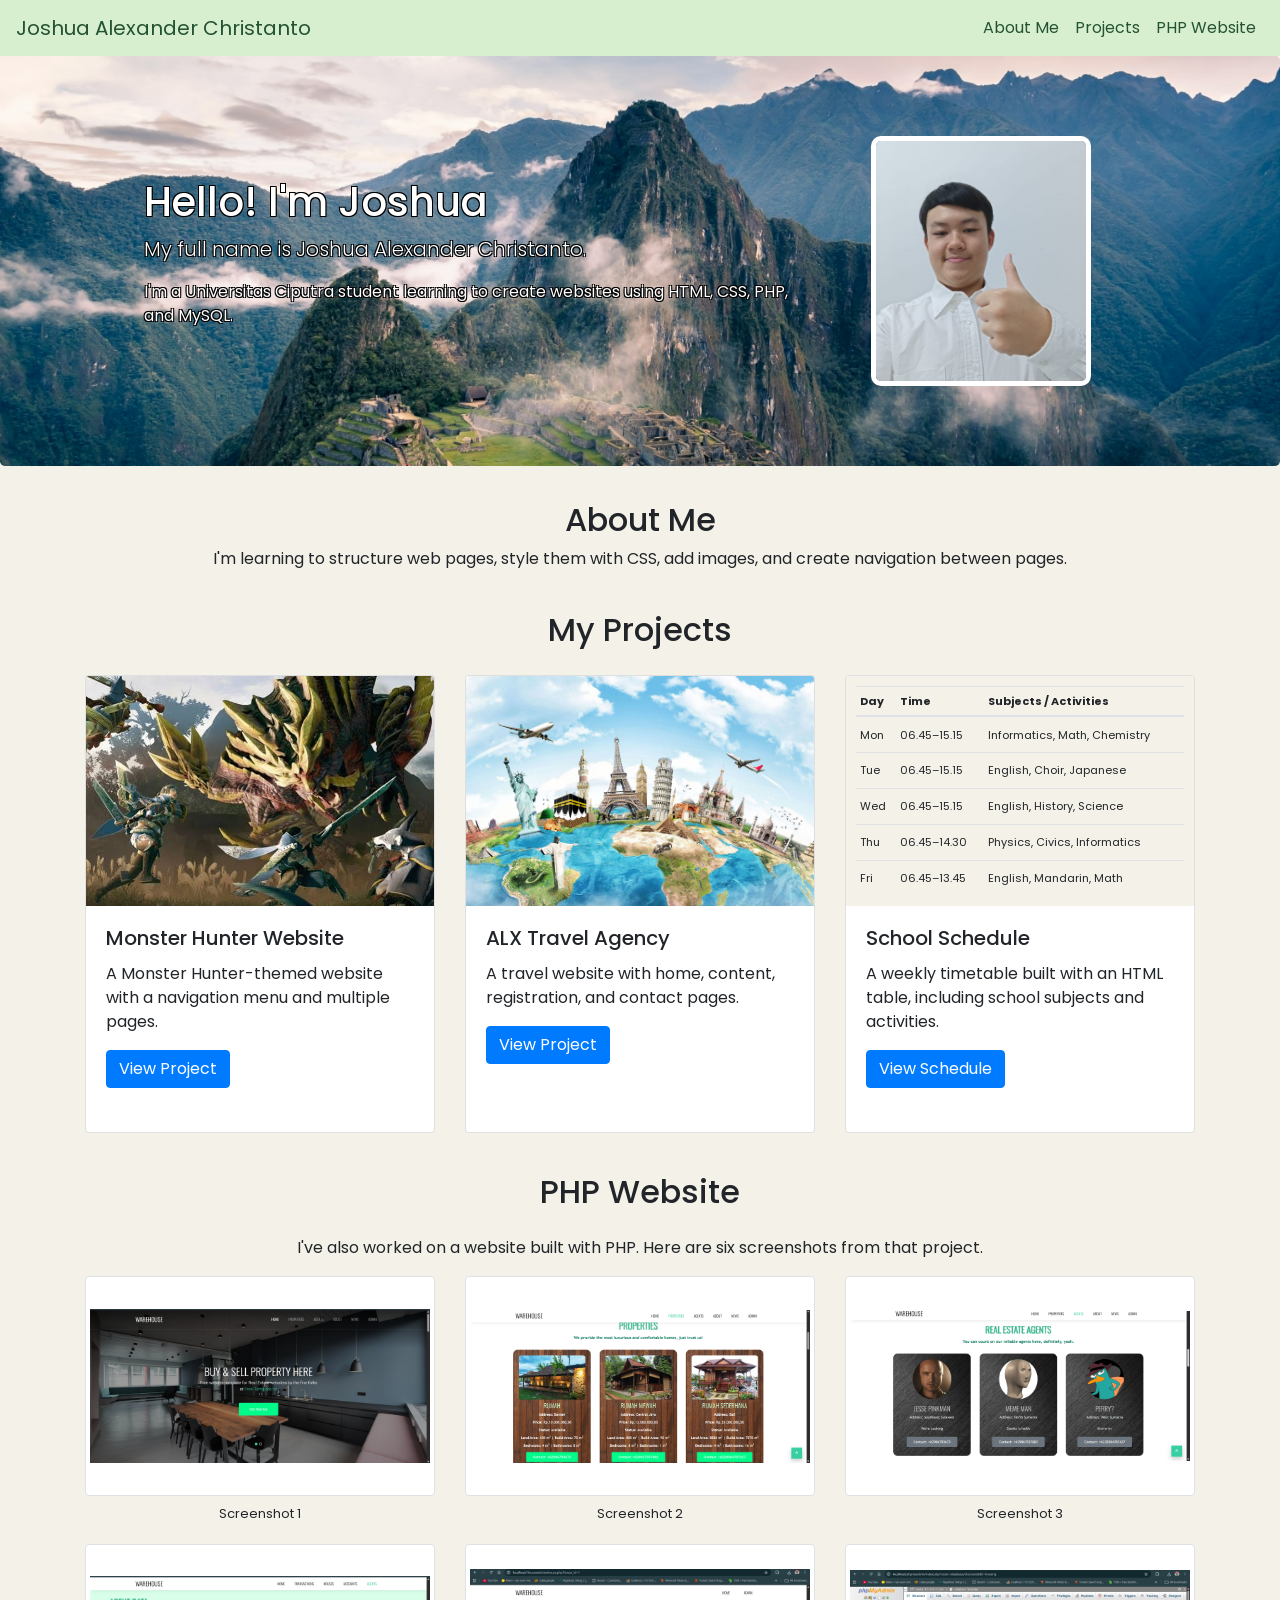
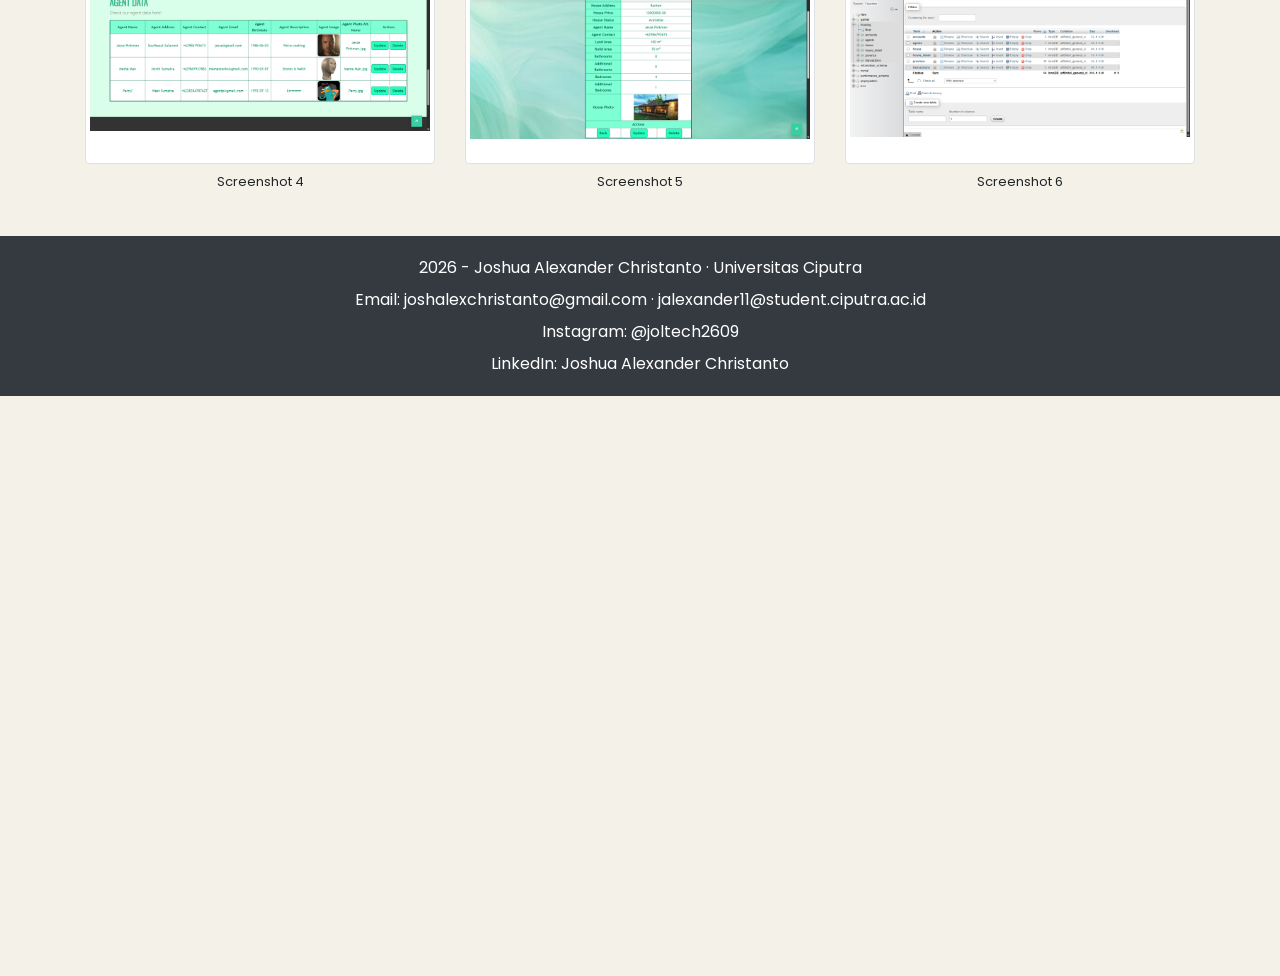
<file: index.html>
<!DOCTYPE html>
<html>
<head>
    <meta http-equiv="refresh" content="0; url=./Introduction/">
    <title>Redirecting...</title>
</head>
<body>
    <p>If you are not redirected automatically, <a href="./Introduction/">Click here.</a>.</p>
</body>
</html>
</file>
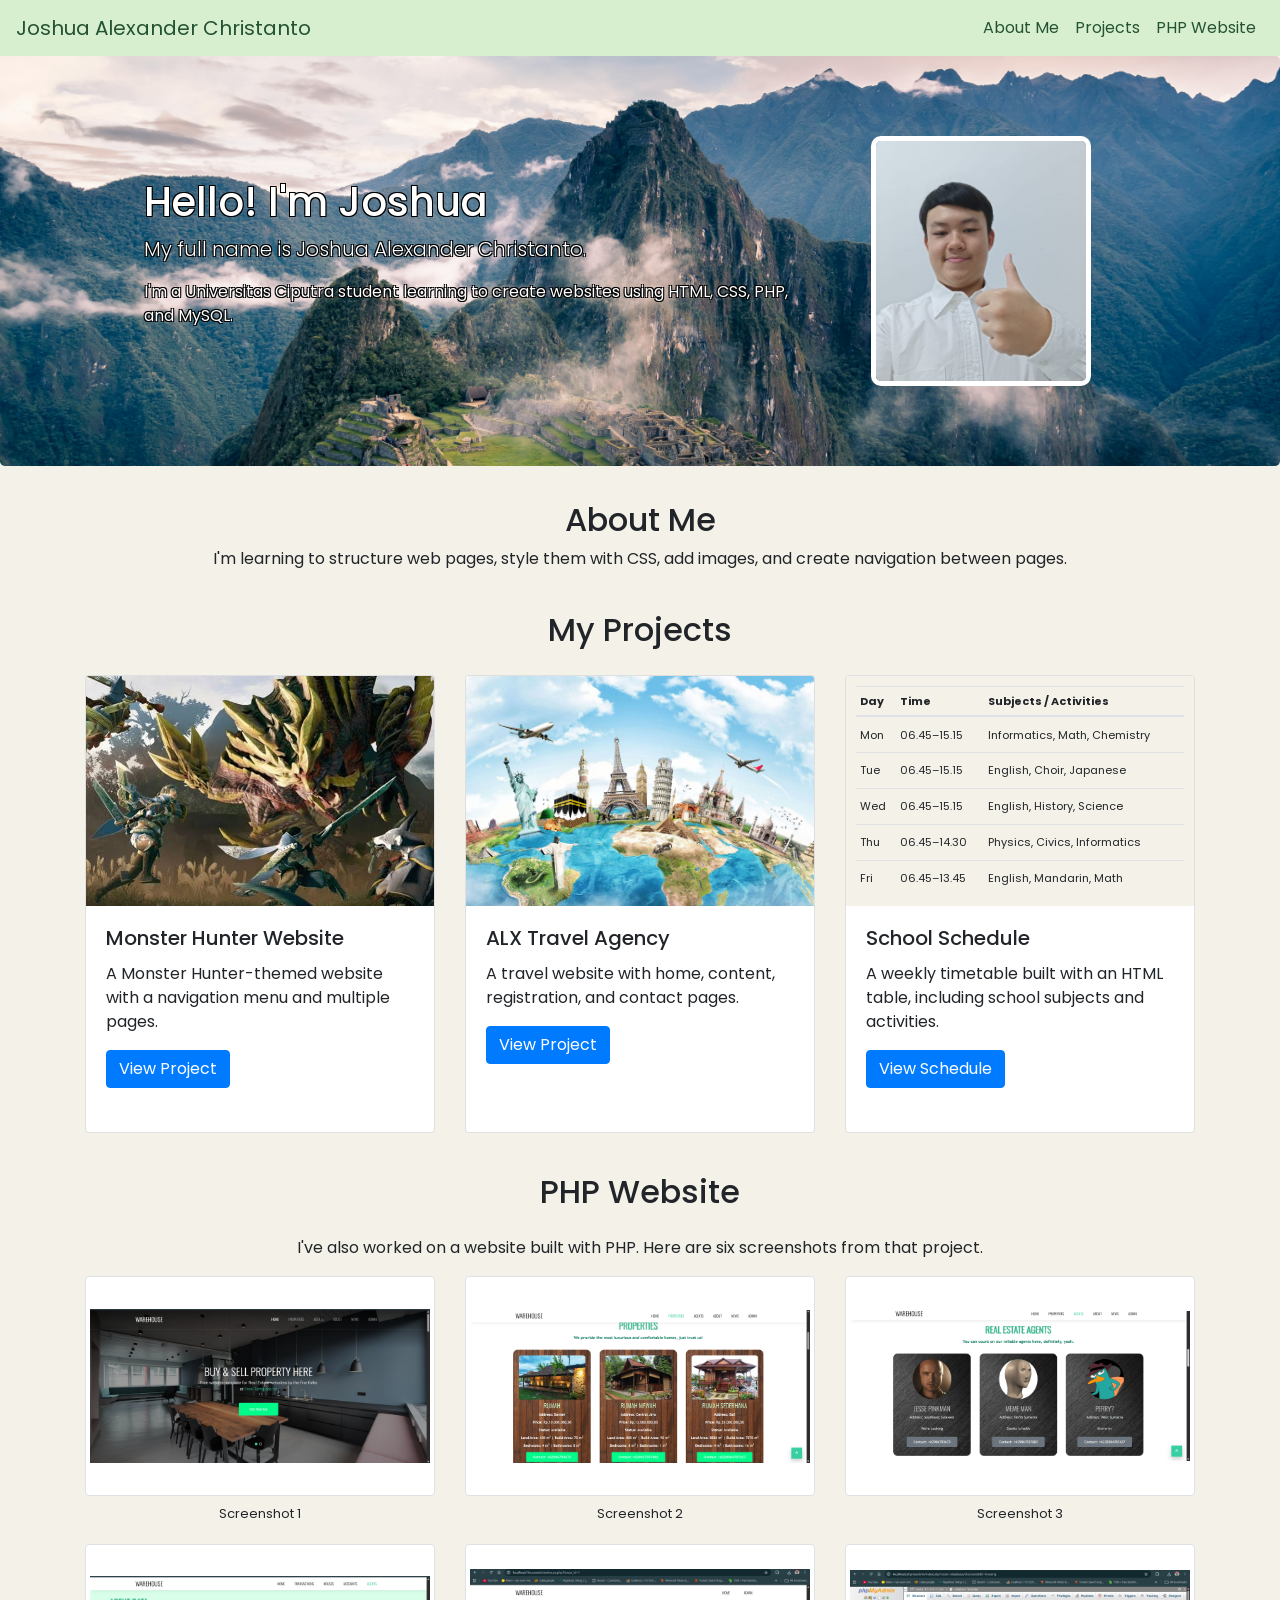
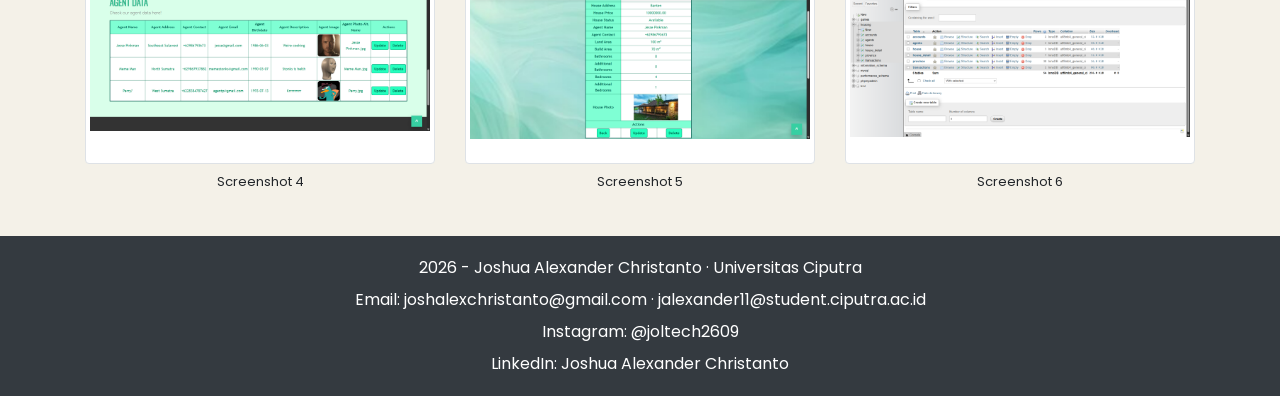
<file: Introduction/index.html>
<!DOCTYPE html>
<html lang="en">
<head>
    <meta charset="UTF-8">
    <meta name="viewport" content="width=device-width, initial-scale=1.0">
    <link rel="stylesheet" href="https://stackpath.bootstrapcdn.com/bootstrap/4.5.2/css/bootstrap.min.css">
    <link href="https://fonts.googleapis.com/css?family=Poppins" rel="stylesheet">
    <link rel="stylesheet" href="styles.css">
    <title>About Me - Joshua Alexander</title>
</head>
<body>
    <nav class="navbar navbar-expand navbar-light">
        <a class="navbar-brand" href="#home">Joshua Alexander Christanto</a>
        <div class="navbar-nav ml-auto">
            <a class="nav-item nav-link" href="#about">About Me</a>
            <a class="nav-item nav-link" href="#projects">Projects</a>
            <a class="nav-item nav-link" href="#php-project">PHP Website</a>
        </div>
    </nav>

    <main>
        <div class="jumbotron" id="home">
            <div class="row align-items-center">
                <div class="col-md-8 text-center text-md-left">
                    <h1>Hello! I'm Joshua</h1>
                    <p class="lead">My full name is Joshua Alexander Christanto.</p>
                    <p>I'm a Universitas Ciputra student learning to create websites using HTML, CSS, PHP, and MySQL.</p>
                </div>
                <div class="col-md-4 text-center">
                    <img src="Images/Selfpict.jpeg" class="profile-picture" alt="Photo of Joshua Alexander Christanto">
                </div>
            </div>

        </div>

        <div class="container content-section" id="about">
            <h2 class="text-center">About Me</h2>
            <p class="text-center">I'm learning to structure web pages, style them with CSS, add images, and create navigation between pages.</p>

            <h2 class="text-center project-heading" id="projects">My Projects</h2>
            <div class="row">
                <div class="col-md-6 col-lg-4">
                    <div class="card mb-4 h-100">
                        <img src="Images/Monhun.jpeg" class="card-img-top" alt="Image from my Monster Hunter website">
                        <div class="card-body">
                            <h5 class="card-title">Monster Hunter Website</h5>
                            <p class="card-text">A Monster Hunter-themed website with a navigation menu and multiple pages.</p>
                            <a href="../Monster Hunter Ripoff Website/index.html" class="btn btn-primary">View Project</a>
                        </div>
                    </div>
                </div>
                <div class="col-md-6 col-lg-4">
                    <div class="card mb-4 h-100">
                        <img src="Images/Travelagency.jpg" class="card-img-top" alt="Travel image from ALX Travel Agency">
                        <div class="card-body">
                            <h5 class="card-title">ALX Travel Agency</h5>
                            <p class="card-text">A travel website with home, content, registration, and contact pages.</p>
                            <a href="../Project Akhir Kelas 11/Home Page.html" class="btn btn-primary">View Project</a>
                        </div>
                    </div>
                </div>
                <div class="col-md-6 col-lg-4">
                    <div class="card mb-4 h-100">
                        <div class="schedule-preview">
                            <table class="table table-sm mb-0">
                                <thead>
                                    <tr><th>Day</th><th>Time</th><th>Subjects / Activities</th></tr>
                                </thead>
                                <tbody>
                                    <tr><td>Mon</td><td>06.45–15.15</td><td>Informatics, Math, Chemistry</td></tr>
                                    <tr><td>Tue</td><td>06.45–15.15</td><td>English, Choir, Japanese</td></tr>
                                    <tr><td>Wed</td><td>06.45–15.15</td><td>English, History, Science</td></tr>
                                    <tr><td>Thu</td><td>06.45–14.30</td><td>Physics, Civics, Informatics</td></tr>
                                    <tr><td>Fri</td><td>06.45–13.45</td><td>English, Mandarin, Math</td></tr>
                                </tbody>
                            </table>
                        </div>
                        <div class="card-body">
                            <h5 class="card-title">School Schedule</h5>
                            <p class="card-text">A weekly timetable built with an HTML table, including school subjects and activities.</p>
                            <a href="../Small Schedule Page/index.html" class="btn btn-primary">View Schedule</a>
                        </div>
                    </div>
                </div>
            </div>

            <section class="php-project" id="php-project">
                <h2 class="text-center project-heading">PHP Website</h2>
                <p class="text-center">I've also worked on a website built with PHP. Here are six screenshots from that project.</p>
                <div class="row">
                    <figure class="col-6 col-lg-4 php-screenshot">
                        <img src="Images/Screenshot 2026-09-26 233940.png" class="img-fluid img-thumbnail" alt="Screenshot 1 of my PHP website">
                        <figcaption>Screenshot 1</figcaption>
                    </figure>
                    <figure class="col-6 col-lg-4 php-screenshot">
                        <img src="Images/Screenshot 2026-09-26 234004.png" class="img-fluid img-thumbnail" alt="Screenshot 2 of my PHP website">
                        <figcaption>Screenshot 2</figcaption>
                    </figure>
                    <figure class="col-6 col-lg-4 php-screenshot">
                        <img src="Images/Screenshot 2026-09-26 234012.png" class="img-fluid img-thumbnail" alt="Screenshot 3 of my PHP website">
                        <figcaption>Screenshot 3</figcaption>
                    </figure>
                    <figure class="col-6 col-lg-4 php-screenshot">
                        <img src="Images/Screenshot 2026-09-26 234034.png" class="img-fluid img-thumbnail" alt="Screenshot 4 of my PHP website">
                        <figcaption>Screenshot 4</figcaption>
                    </figure>
                    <figure class="col-6 col-lg-4 php-screenshot">
                        <img src="Images/Screenshot 2026-09-26 234051.png" class="img-fluid img-thumbnail" alt="Screenshot 5 of my PHP website">
                        <figcaption>Screenshot 5</figcaption>
                    </figure>
                    <figure class="col-6 col-lg-4 php-screenshot">
                        <img src="Images/Screenshot 2026-09-27 002504.png" class="img-fluid img-thumbnail" alt="House listings table from my PHP website">
                        <figcaption>Screenshot 6</figcaption>
                    </figure>
                </div>
            </section>
        </div>
    </main>

    <footer class="footer text-center">
        <p>2026 - Joshua Alexander Christanto · Universitas Ciputra</p>
        <p>Email: <a href="mailto:joshalexchristanto@gmail.com">joshalexchristanto@gmail.com</a> · <a href="mailto:jalexander11@student.ciputra.ac.id">jalexander11@student.ciputra.ac.id</a></p>
        <p>Instagram: <a href="https://www.instagram.com/joltech2609/" target="_blank" rel="noopener noreferrer">@joltech2609</a></p>
        <p>LinkedIn: <a href="https://www.linkedin.com/in/joshua-alexander-christanto/" target="_blank" rel="noopener noreferrer">Joshua Alexander Christanto</a></p>
    </footer>
</body>
</html>
</file>
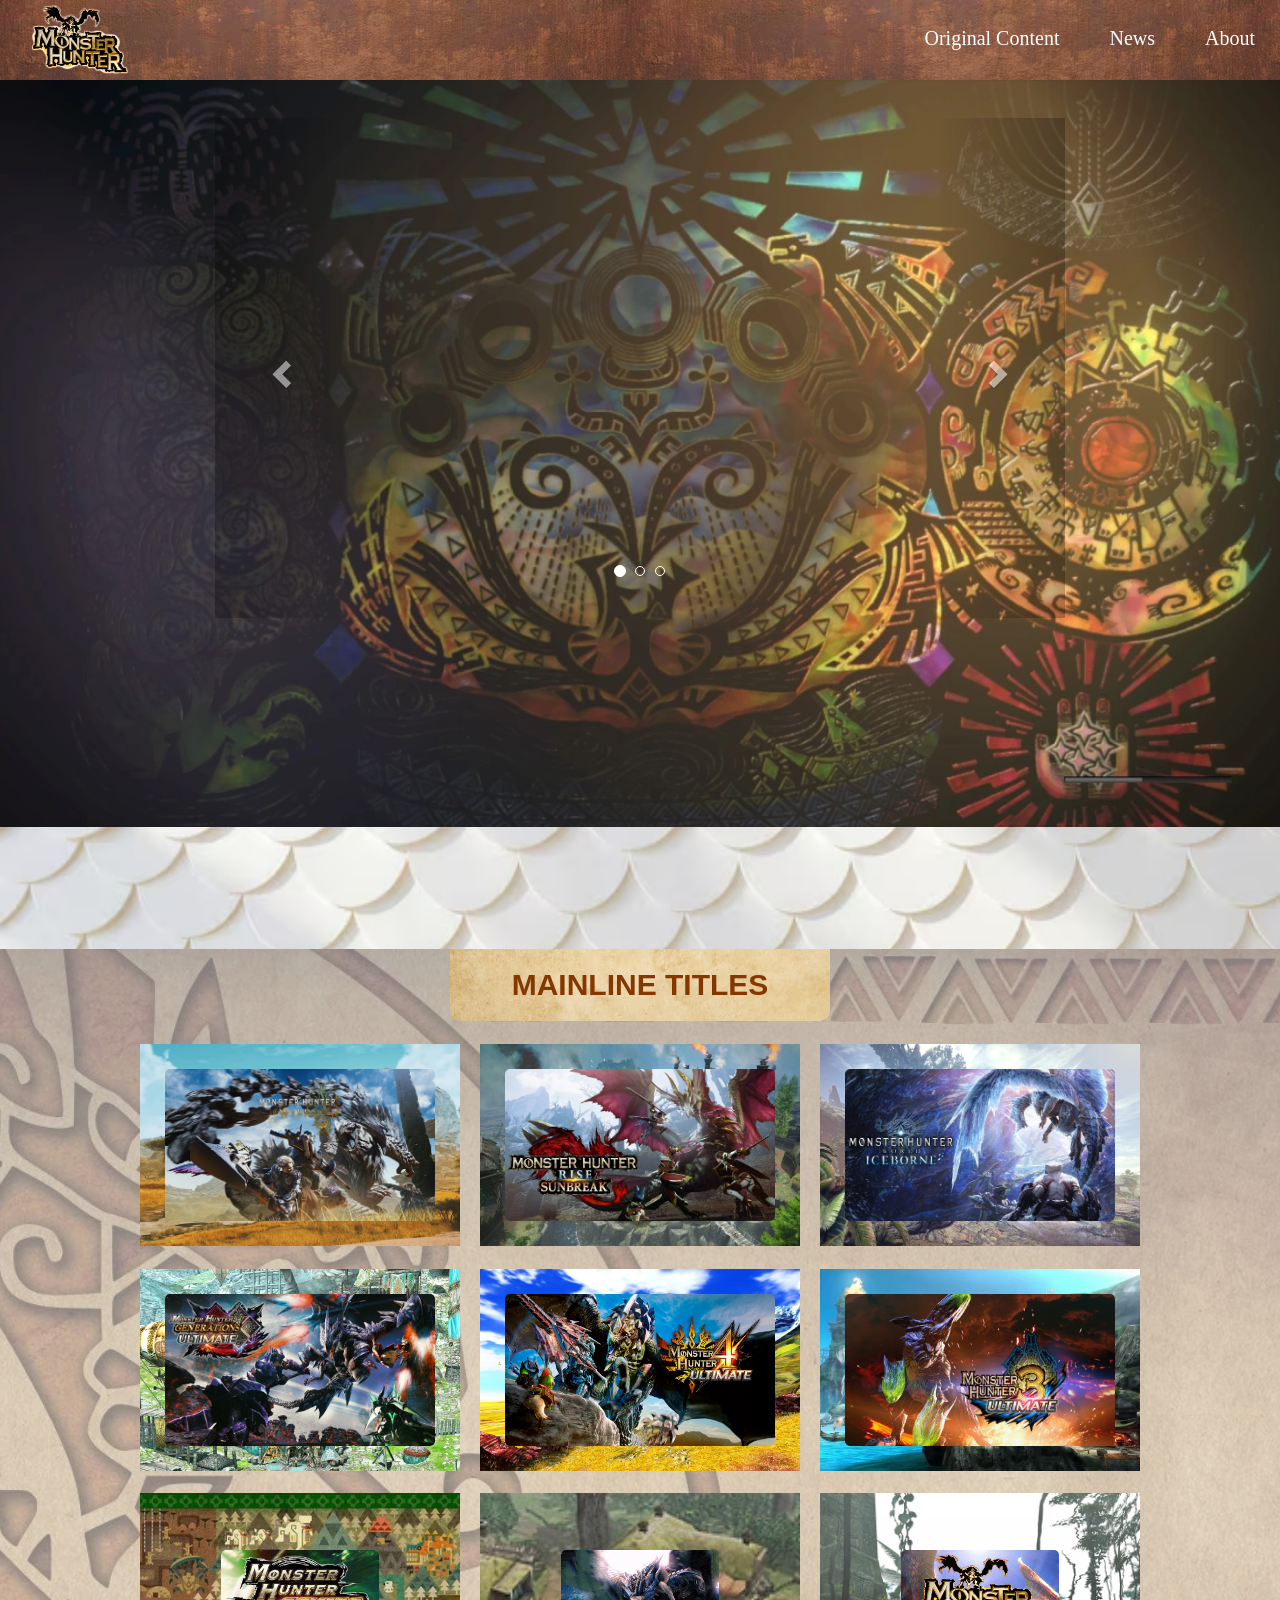
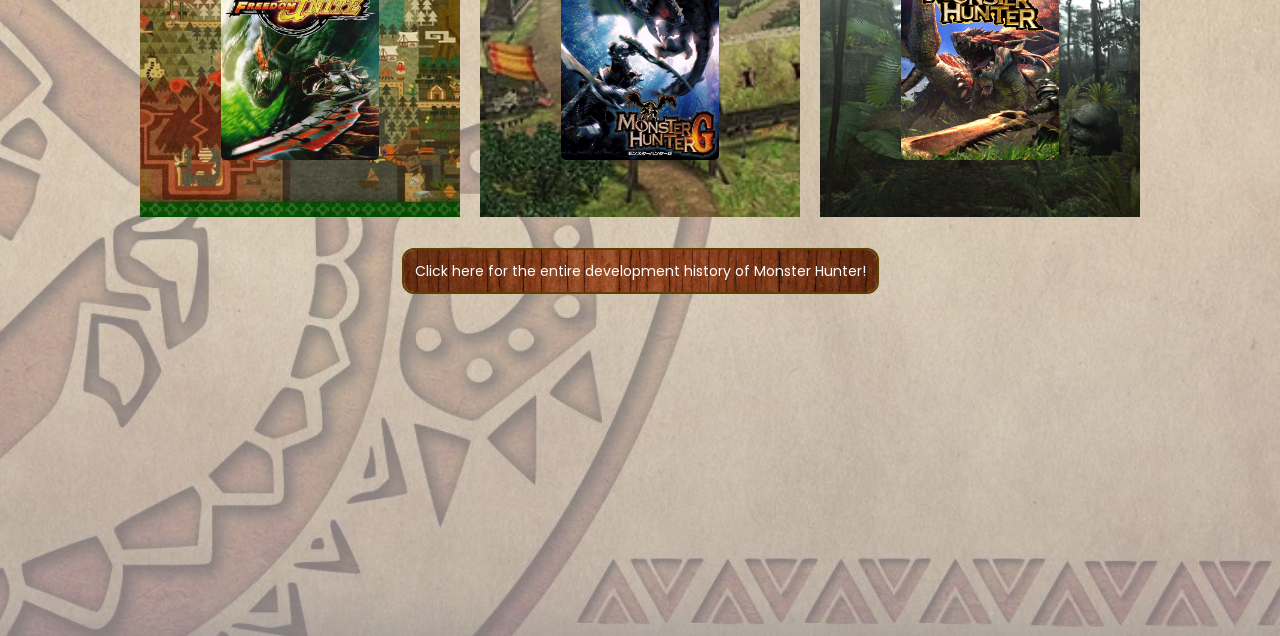
<file: Monster Hunter Ripoff Website/index.html>
<!DOCTYPE html>
<html lang="en">
  <head>
    <meta charset="UTF-8" />
    <meta name="viewport" content="width=device-width, initial-scale=1.0" />
    <meta http-equiv="X-UA-Compatible" content="ie=edge" />
    <title>Monhun Ripoff Website Prototype</title>
    <link rel="icon" type="image/x-icon" href="Monhun Web Images/guildemblem.png">
    <link rel="stylesheet" href="https://maxcdn.bootstrapcdn.com/bootstrap/3.4.1/css/bootstrap.min.css">
    <script src="https://ajax.googleapis.com/ajax/libs/jquery/3.7.1/jquery.min.js"></script>
    <script src="https://maxcdn.bootstrapcdn.com/bootstrap/3.4.1/js/bootstrap.min.js"></script>
    <link
      href="https://fonts.googleapis.com/css?family=Poppins"
      rel="stylesheet"
    />
    <link rel="stylesheet" href="styleshome.css" />
  </head>
  <body>
    <ul>
      <a href="index.html">
        <img src="Monhun Web Images/contoh.png" alt="monhun" class="pictprime"/>
      </a>
      <li>
        <a href="original.html">Original Content</a>
      </li>
      <li>
        <a href="https://www.monsterhunter.com/news/">News</a>
      </li>
      <li><a href="about.html">About</a></li>
    </ul>


    <div class="middle">
      <div class="container">
        <div class="carouselwidth">
          <div id="myCarousel" class="carousel slide" data-ride="carousel">
          <!-- Indicators -->
          <ol class="carousel-indicators">
            <li data-target="#myCarousel" data-slide-to="0" class="active"></li>
            <li data-target="#myCarousel" data-slide-to="1"></li>
            <li data-target="#myCarousel" data-slide-to="2"></li>
          </ol>

          <!-- Wrapper for slides -->
          <div class="carousel-inner">
            <div class="item active">
              <iframe width="850" height="500" src="https://www.youtube.com/embed/A-pMyGd4tno?si=DF4Na9t37tImaRdF" title="YouTube video player" frameborder="0" allow="accelerometer; autoplay; clipboard-write; encrypted-media; gyroscope; picture-in-picture; web-share" referrerpolicy="strict-origin-when-cross-origin" allowfullscreen></iframe>
            </div>

            <div class="item">
              <iframe width="850" height="500" src="https://www.youtube.com/embed/cxjiXvaZTxc?si=0Yi_VjUaXHEYO-Ut" title="YouTube video player" frameborder="0" allow="accelerometer; autoplay; clipboard-write; encrypted-media; gyroscope; picture-in-picture; web-share" referrerpolicy="strict-origin-when-cross-origin" allowfullscreen></iframe>
            </div>
          
            <div class="item">
              <iframe width="850" height="500" src="https://www.youtube.com/embed/DAsxlyygMNs?si=ddrnCvqbQoaZK2cx" title="YouTube video player" frameborder="0" allow="accelerometer; autoplay; clipboard-write; encrypted-media; gyroscope; picture-in-picture; web-share" referrerpolicy="strict-origin-when-cross-origin" allowfullscreen></iframe>
            </div>
          
          </div>
          <!-- Left and right controls -->
          <a style="width: 15%" class="left carousel-control" href="#myCarousel" data-slide="prev">
            <span class="glyphicon glyphicon-chevron-left"></span>
            <span class="sr-only">Previous</span>
          </a>
          <a style="width: 15%" class="right carousel-control" href="#myCarousel" data-slide="next">
            <span class="glyphicon glyphicon-chevron-right"></span>
            <span class="sr-only">Next</span>
          </a>
          </div>
        </div>
      </div>
    </div>

    <div class="border">
    </div>

    <div class="bottom">
      <p class="title"><strong>MAINLINE TITLES</strong></p>
    </div>
    <div class ="flex">
      <div class="wilds">
          <a href="https://www.monsterhunter.com/wilds/en-us/"> 
            <img src="Monhun Web Images/mhwilds.jpg" alt="monhun" class="pictx" />
          </a>
      </div>
      <div class="rssb">
          <a href="https://www.monsterhunter.com/rise/us/">
            <img src="Monhun Web Images/mhrisesun.jpg" alt="monhun" class="pictx"/>
          </a>
      </div>
      <div class="mhwi">
          <a href="https://www.monsterhunter.com/world/">
            <img src="Monhun Web Images/mhwi.jpg"alt="monhun"class="pictx"/>
          </a>
      </div>
    </div>
      <div class ="flex">
        <div class="mhgu">
            <a href="https://www.monsterhunter.com/gu/">
              <img src="Monhun Web Images/mhgu.jpg" alt="monhun" class="pictx"/>
            </a>
        </div>
        <div class="mh4u">
            <a href="https://game.capcom.com/manual/MH4U/en/">
              <img src="Monhun Web Images/mh4u.jpg" alt="monhun" class="pictx"/>
            </a>
        </div>
        <div class="mh3u">
            <a href="https://www.nintendo.com/en-gb/Games/Wii-U-games/Monster-Hunter-3-Ultimate-702369.html">
              <img src="Monhun Web Images/mh3u.jpg"alt="monhun"class="pictx"/>
            </a>
        </div>
      </div>
      <div class ="flex">
        <div class="mhfu">
            <a href="https://monsterhunter.fandom.com/wiki/Monster_Hunter_Freedom_Unite">
              <img src="Monhun Web Images/mhfu.jpg" alt="monhun" class="pictancient"/>
            </a>
        </div>
        <div class="mh1g">
            <a href="https://monsterhunter.fandom.com/wiki/Monster_Hunter_G">
              <img src="Monhun Web Images/mhg.jpg" alt="monhun" class="pictancient"/>
            </a>
        </div>
        <div class="mh1">
            <a href="https://monsterhunter.fandom.com/wiki/Monster_Hunter">
              <img src="Monhun Web Images/mhog.webp"alt="monhun"class="pictancient"width="500px"
              />
            </a>
        </div>
      </div>
      <div class="flex">
        <a href="https://en.wikipedia.org/wiki/Monster_Hunter#Development_history">
          <button class="btn">
            Click here for the entire development history of Monster Hunter!
          </button>
        </a>
      </div>
    </div>
  </body>
</html>
</file>
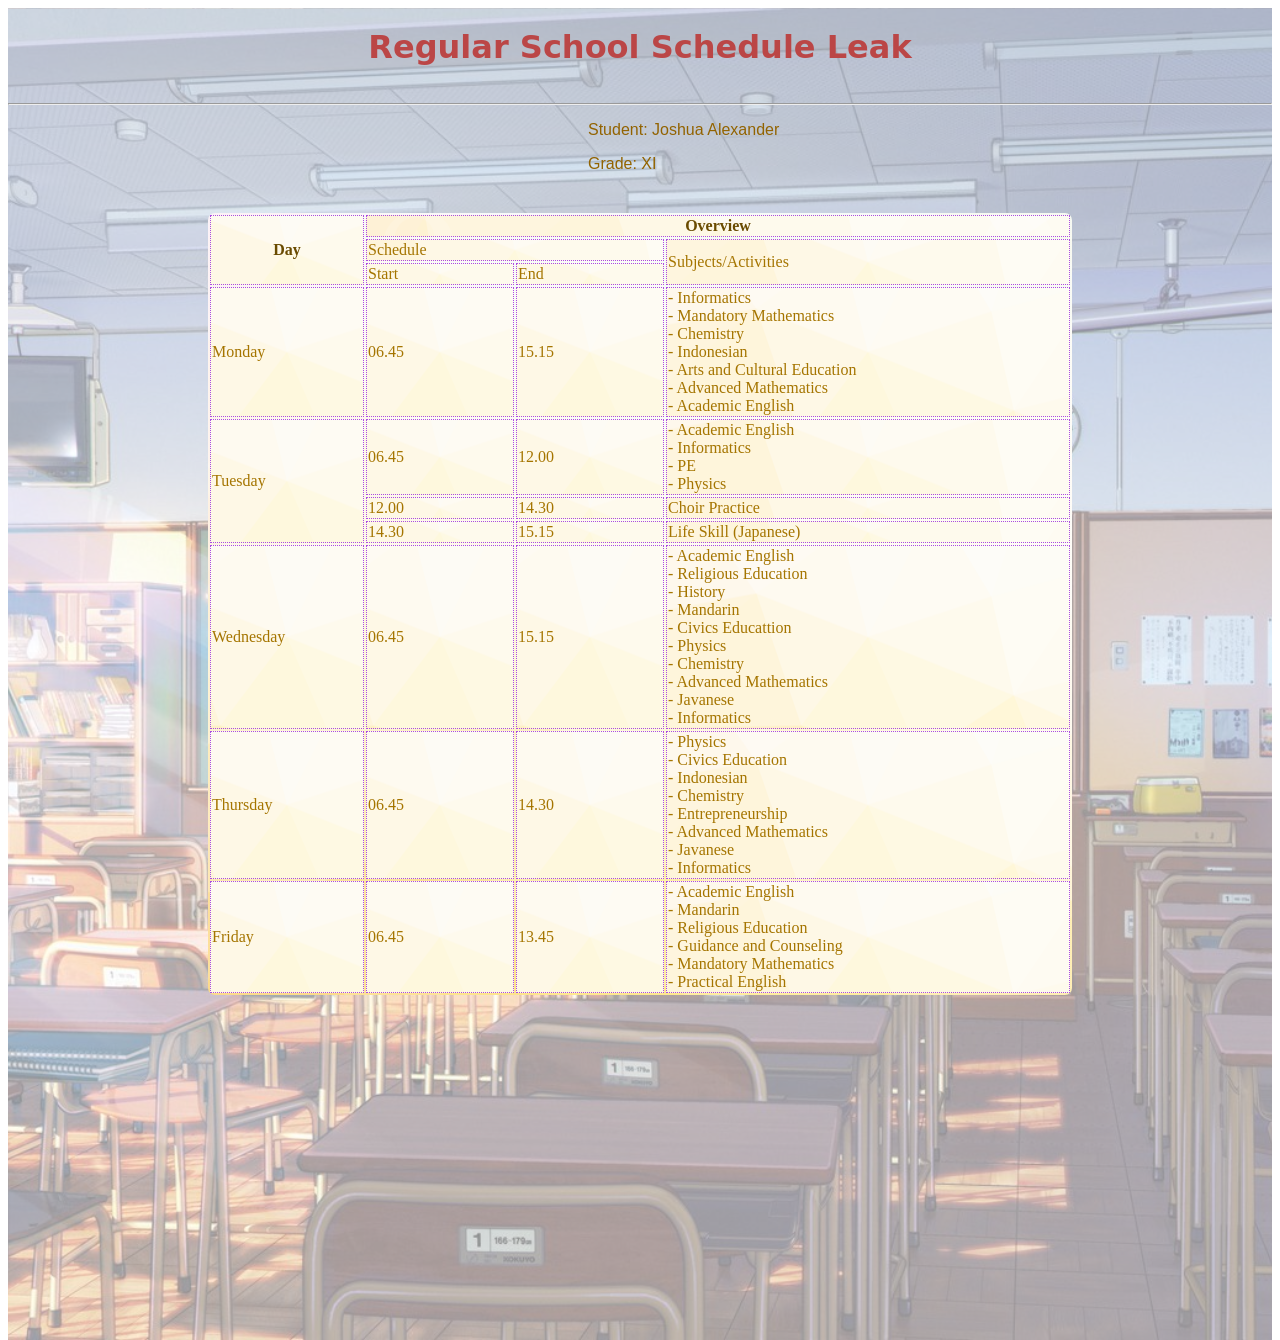
<file: Small Schedule Page/index.html>
<html>
    <head>
        <style>
            .div-transparent {
              position: relative;
              width: 100%;
              text-align: justify;
            }
            
            .center {
                margin-left: auto;
                margin-right: auto;
                border: 2.5px;
                margin-top: 40px;
                border-radius: 7px;
                background-size: cover;
                background-position: center;
            }
            .center2 {
                margin-left: auto;
                margin-right: auto;
                color: #a57500;
            }
            table, th, td {
                border: 1.3px solid black;
                border-style: dotted;
                background: url('Yelow.jpg') no-repeat center center;
                border-color: #ab4ce1;
            }

            .div-transparent::before {
              content: "";
              position: absolute;
              top: 0;
              left: 0;
              width: 100%;
              height: 135%;
              background-image: url('classroom2.jpg');
              background-size: cover;
              background-position: center;
              opacity: 0.45; 
              z-index: -1; 
            }
            .title{
                padding-top: 20px;
                margin-bottom: 37px;
                color: #bb4646;
                width: 560px;
                font-family: system-ui;
            }
            .table{
                width: 150px;
            }
            .table2{
                width: 70px;
            }
            .table3{
                width: 50px;
            }
            .table4{
                width: 700px;
            }
            .table5{
                width: 250px;
            }
            .table6{
                width: 400px;
            }
            .paragraph{
                color: #926300;
                font-family: sans-serif;
                padding-left: 580px;
            }
            .paragraph2{
                color: ;
                font-family: sans-serif;
                margin: 17px;
                width: 1000px;
            }.pict{
                border-radius:50px;
            }
            .tabletitle{
                color: #6a4b00;
            }
        </style>
    </head>
    <body>
        <div class="div-transparent">
        <center><h1 class ="title">Regular School Schedule Leak </h1></center>
        <hr>
        <p class = "paragraph"> Student: Joshua Alexander</p>
        <p class = "paragraph"> Grade: XI</p>
        <table style= "Yelow/jpg" class="center">
            <tr class="tabletitle">
                <th rowspan = "3" class="table">Day</th>
                <th colspan = "3" class="table4">Overview</th>
            </tr>
            <tr class="center2">
                <td colspan = "2" class="table3">Schedule</th>
                <td rowspan = "2" class="table6"> Subjects/Activities</th>
            </tr>
            <tr class="center2">
                <td>Start </th>
                <td>End</th>
            </tr>
            <tr class="center2">
                <td>Monday</th>
                <td>06.45</th>
                <td>15.15</th>
                <td class = "table5"> - Informatics <br> - Mandatory Mathematics <br> - Chemistry <br> - Indonesian <br> - Arts and Cultural Education <br> - Advanced Mathematics <br> - Academic English <br></td>
            </tr>
            <tr class="center2">
                <td rowspan = "3">Tuesday</th>
                <td>06.45</th>
                <td>12.00</th>
                <td> - Academic English <br> - Informatics <br> - PE<br> - Physics<br></td>
            </tr>
            <tr class="center2" >
                <td>12.00</th>
                <td>14.30</th>
                <td>Choir Practice</th>
            </tr>
            <tr class="center2">
                <td>14.30</th>
                <td>15.15</th>
                <td>Life Skill (Japanese)</th>
            </tr>
            <tr class="center2">
                <td>Wednesday</th>
                <td>06.45</th>
                <td>15.15</th>
                <td> - Academic English  <br> - Religious Education <br> - History <br> - Mandarin <br> - Civics Educattion <br> - Physics <br> - Chemistry <br> - Advanced Mathematics <br> - Javanese <br> - Informatics </th>
            </tr>
            <tr class="center2">
                <td>Thursday</th>
                <td>06.45</th>
                <td>14.30</th>
                <td> - Physics  <br> - Civics Education <br> - Indonesian <br> - Chemistry <br> - Entrepreneurship <br> - Advanced Mathematics <br> - Javanese <br> - Informatics </th>
            </tr>
            <tr class="center2">
                <td>Friday</th>
                <td>06.45</th>
                <td>13.45</th>
                <td> - Academic English <br> - Mandarin <br> - Religious Education <br> - Guidance and Counseling <br> - Mandatory Mathematics <br> - Practical English <br></th>
            </tr>
        </table>
        
        </div>
    </body>
</html>
</file>
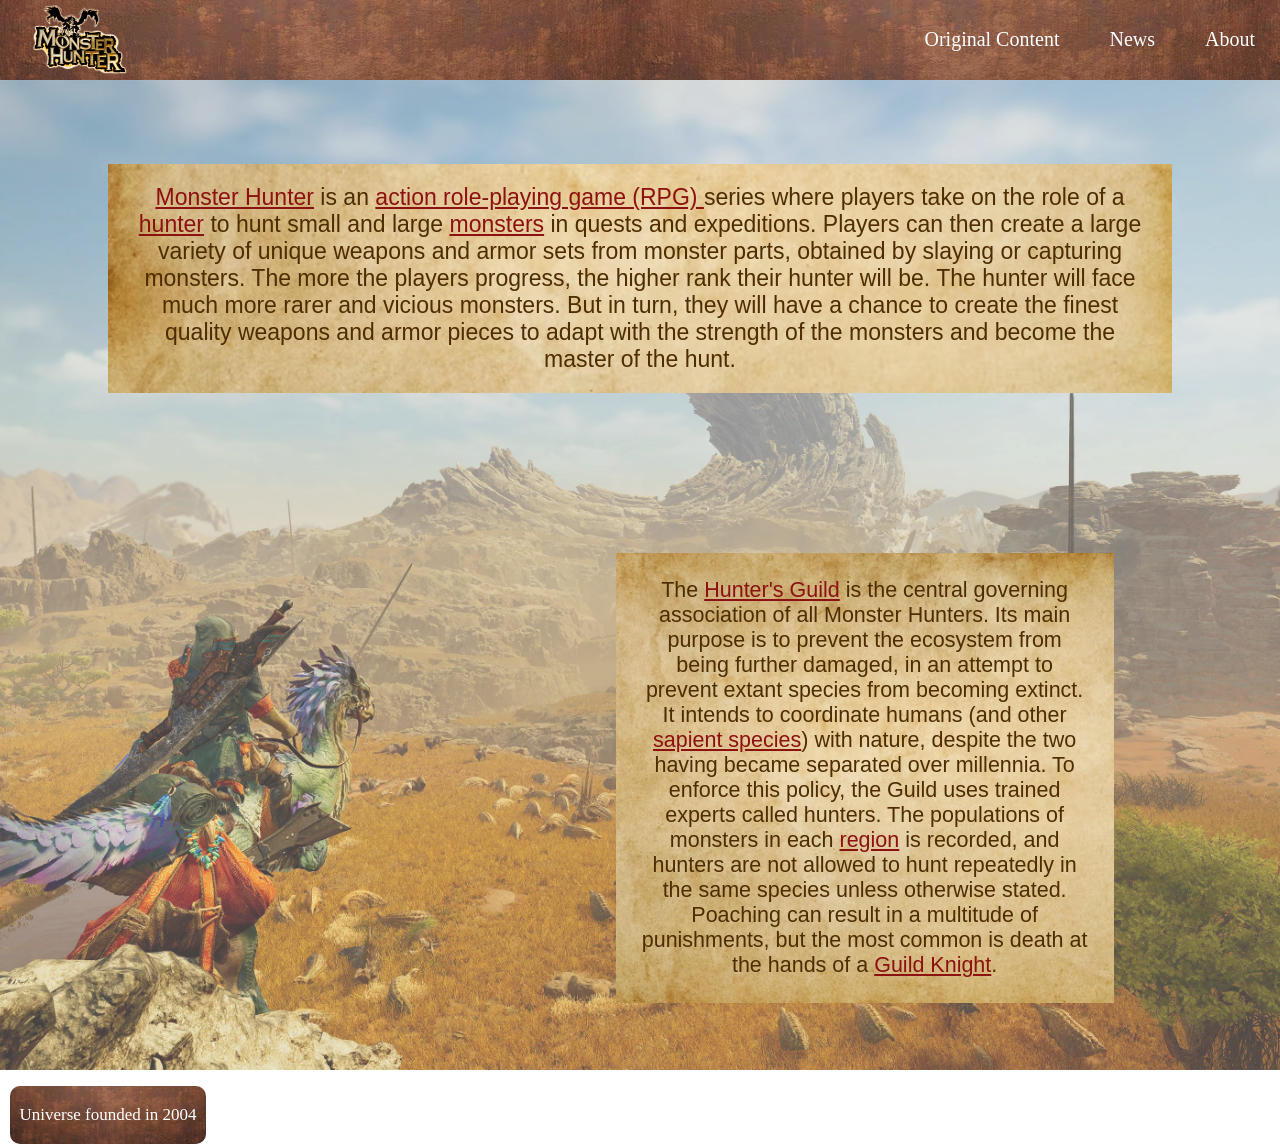
<file: Monster Hunter Ripoff Website/about.html>
<!DOCTYPE html>
<html lang="en">
  <head>
    <meta charset="UTF-8" />
    <meta name="viewport" content="width=device-width, initial-scale=1.0" />
    <meta http-equiv="X-UA-Compatible" content="ie=edge" />
    <title>Monhun Ripoff Website Prototype</title>
    <link rel="icon" type="image/x-icon" href="Monhun Web Images/guildemblem.png" />
    <link rel="stylesheet" href="stylesabout2.css" />
  </head>
  <body>
    <ul>
      <a href="index.html">
        <img src="Monhun Web Images/contoh.png" alt="monhun" class="pictprime" />
      </a>
      <li>
        <a href="original.html">Original Content</a>
      </li>
      <li>
        <a href="https://www.monsterhunter.com/news/">News</a>
      </li>
      <li><a href="about.html">About</a></li>
    </ul>
    <div class="middle">
      <br /><br /><br />
      <p class="about-text">
        <a href="https://en.wikipedia.org/wiki/Monster_Hunter" class="a"
          >Monster Hunter</a
        >
        is an
        <a
          href="https://en.wikipedia.org/wiki/Action_role-playing_game"
          class="a"
        >
          action role-playing game (RPG)
        </a>
        series where players take on the role of a
        <a href="https://monsterhunter.fandom.com/wiki/Hunter" class="a"
          >hunter</a
        >
        to hunt small and large
        <a href="https://monsterhunter.fandom.com/wiki/Monster_List" class="a">
          monsters</a
        >
        in quests and expeditions. Players can then create a large variety of
        unique weapons and armor sets from monster parts, obtained by slaying or
        capturing monsters. The more the players progress, the higher rank their
        hunter will be. The hunter will face much more rarer and vicious
        monsters. But in turn, they will have a chance to create the finest
        quality weapons and armor pieces to adapt with the strength of the
        monsters and become the master of the hunt.
      </p>
      <p class="about-text2">
        The
        <a
          href="https://monsterhunter.fandom.com/wiki/Hunter%27s_Guild"
          class="a"
        >
          Hunter's Guild</a
        >
        is the central governing association of all Monster Hunters. Its main
        purpose is to prevent the ecosystem from being further damaged, in an
        attempt to prevent extant species from becoming extinct. It intends to
        coordinate humans (and other
        <a
          href="https://monsterhunter.fandom.com/wiki/Category:Races"
          class="a"
        >
          sapient species</a
        >) with nature, despite the two having became separated over millennia.
        To enforce this policy, the Guild uses trained experts called hunters.
        The populations of monsters in each
        <a href="https://monsterhunter.fandom.com/wiki/Locations" class="a">
          region</a
        >
        is recorded, and hunters are not allowed to hunt repeatedly in the same
        species unless otherwise stated. Poaching can result in a multitude of
        punishments, but the most common is death at the hands of a
        <a href="https://monsterhunter.fandom.com/wiki/Guild_Knights" class="a">
          Guild Knight</a
        >.
      </p>
    </div>
    <div class="about-text3">
      <p>Universe founded in 2004</p>
    </div>
  </body>
</html>
</file>
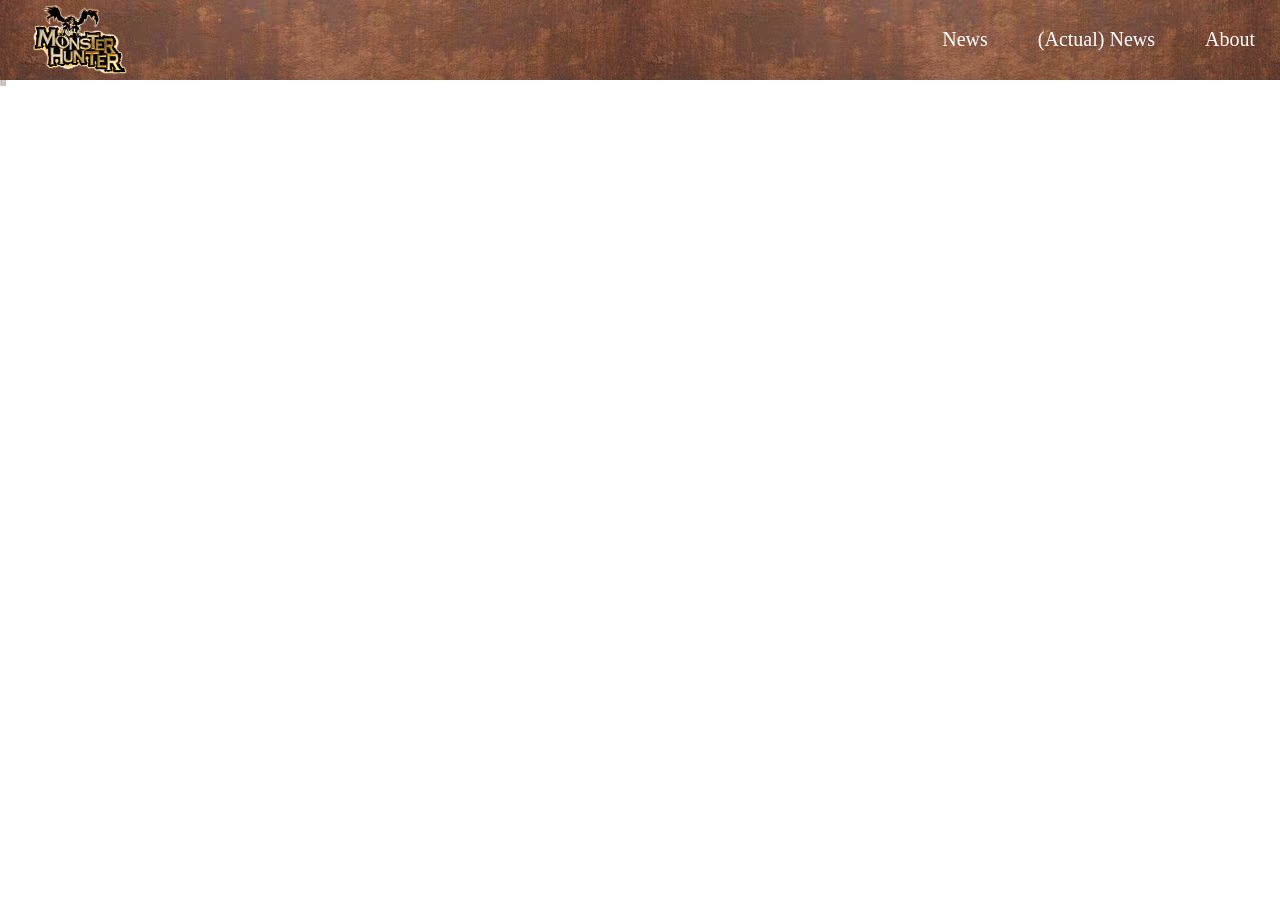
<file: Monster Hunter Ripoff Website/news.html>
<!DOCTYPE html>
<html lang="en">
  <head>
    <meta charset="UTF-8" />
    <meta name="viewport" content="width=device-width, initial-scale=1.0" />
    <meta http-equiv="X-UA-Compatible" content="ie=edge" />
    <title>Monhun Ripoff Website Prototype</title>
    <link rel="icon" type="image/x-icon" href="Monhun Web Images/guildemblem.png" />
    <link rel="stylesheet" href="stylesfakenews.css" />
  </head>
  <body>
    <ul>
      <a href="index.html">
        <img src="Monhun Web Images/contoh.png" alt="monhun" class="pictprime"
      /></a>
      <!-- <li>
        <a href="original.html">Original Content</a>
      </li> -->
      <li>
        <a href="news.html">News</a>
      </li>
      <li>
        <a href="https://www.monsterhunter.com/news/">(Actual) News</a>
      </li>
      <li><a href="about.html">About</a></li>
    </ul>
    <div class="middle"></div>
  </body>
</html>
</file>
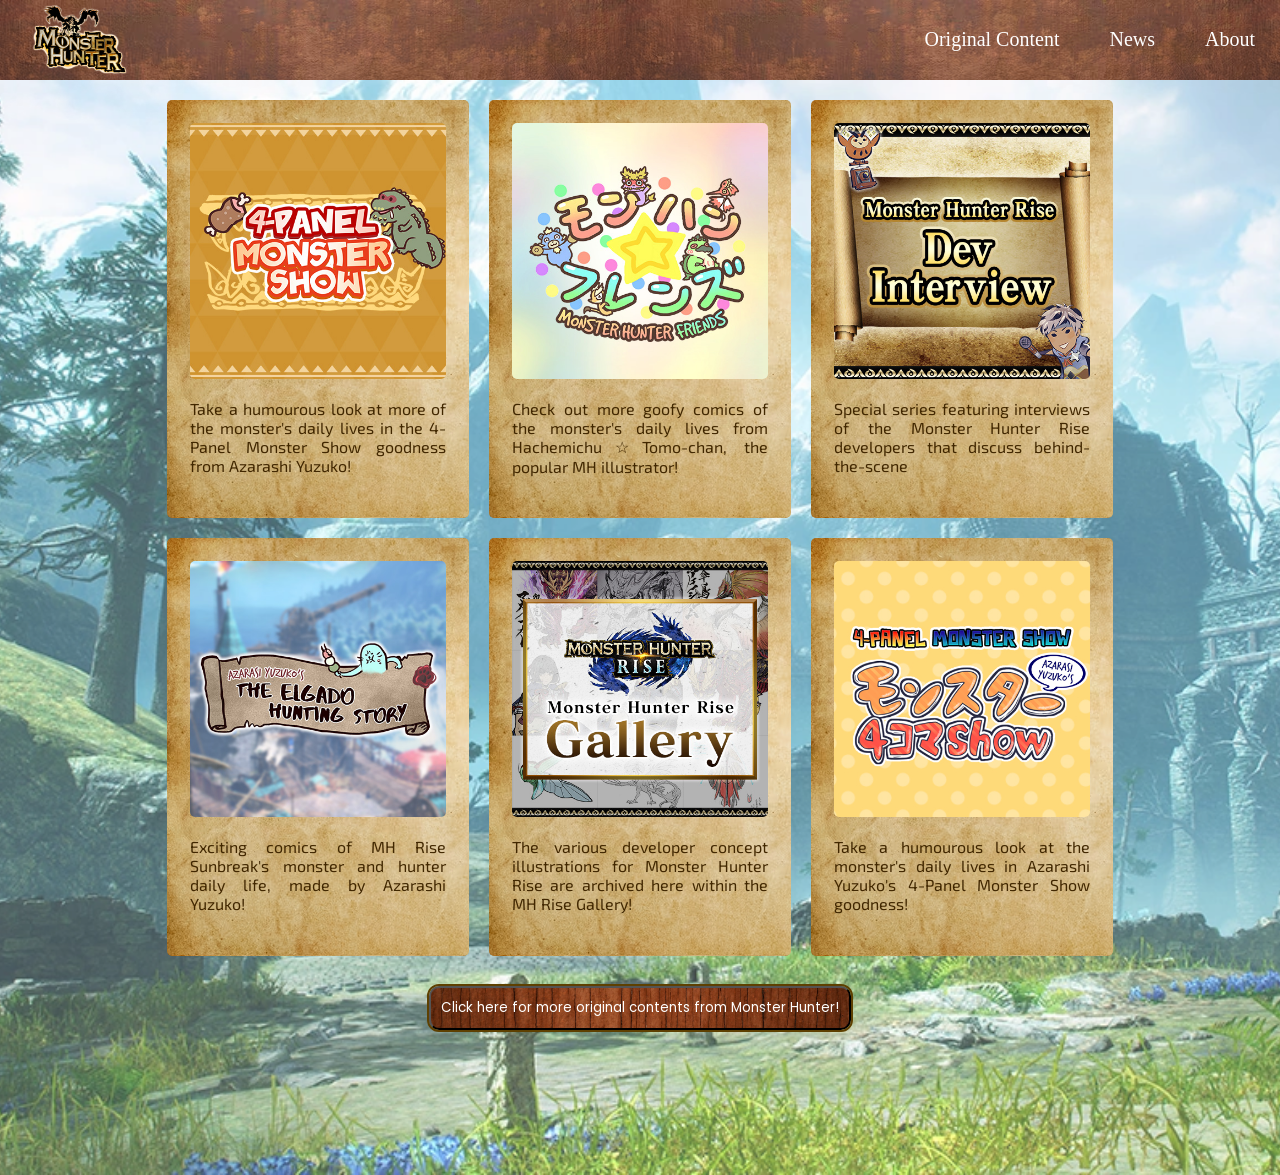
<file: Monster Hunter Ripoff Website/original.html>
<!DOCTYPE html>
<html lang="en">
  <head>
    <meta charset="UTF-8" />
    <meta name="viewport" content="width=device-width, initial-scale=1.0" />
    <meta http-equiv="X-UA-Compatible" content="ie=edge" />
    <title>Monhun Ripoff Website Prototype</title>
    <link rel="icon" type="image/x-icon" href="Monhun Web Images/guildemblem.png" />
    <link
      href="https://fonts.googleapis.com/css?family=Poppins"
      rel="stylesheet"
    />
    <link rel="stylesheet" href="stylesori.css" />
    <link
      href="https://fonts.googleapis.com/css?family=Exo 2"
      rel="stylesheet"
    />
  </head>
  <body>
    <ul>
      <a href="index.html">
        <img src="Monhun Web Images/contoh.png" alt="monhun" class="pictprime"
      /></a>
      <li>
        <a href="original.html">Original Content</a>
      </li>
      <li>
        <a href="https://www.monsterhunter.com/news/">News</a>
      </li>
      <li><a href="about.html">About</a></li>
    </ul>
    <div class="middle">
      <div class="flex">
        <div class="card">
          <img src="Monhun Web Images/a-yuzuko.jpg" alt="4PMS" class="card-img-top" />
          <div class="card-body">
            <p class="card-text">
              Take a humourous look at more of the monster's daily lives in the
              4-Panel Monster Show goodness from Azarashi Yuzuko!
            </p>
          </div>
        </div>
        <div class="card">
          <img src="Monhun Web Images/hachemichu.jpg" alt="MHFriend" class="card-img-top" />
          <div class="card-body">
            <p class="card-text">
              Check out more goofy comics of the monster's daily lives from
              Hachemichu☆Tomo-chan, the popular MH illustrator!
            </p>
          </div>
        </div>
        <div class="card">
          <img src="Monhun Web Images/defuintaabyuu.jpg" alt="devint" class="card-img-top" />
          <div class="card-body">
            <p class="card-text">
              Special series featuring interviews of the Monster Hunter Rise
              developers that discuss behind-the-scene
            </p>
          </div>
        </div>
      </div>
      <div class="flex">
        <div class="card">
          <img
            src="Monhun Web Images/azarashi_elgado.jpg"
            alt="elgadohunt"
            class="card-img-top"
          />
          <div class="card-body">
            <p class="card-text">
              Exciting comics of MH Rise Sunbreak's monster and hunter daily
              life, made by Azarashi Yuzuko!
            </p>
          </div>
        </div>
        <div class="card">
          <img src="Monhun Web Images/rise_gallery.jpg" alt="risegallery" class="card-img-top" />
          <div class="card-body">
            <p class="card-text">
              The various developer concept illustrations for Monster Hunter
              Rise are archived here within the MH Rise Gallery!
            </p>
          </div>
        </div>
        <div class="card">
          <img src="Monhun Web Images/a-yuzuko2.jpg" alt="4PMS_2" class="card-img-top" />
          <div class="card-body">
            <p class="card-text">
              Take a humourous look at the monster's daily lives in Azarashi
              Yuzuko's 4-Panel Monster Show goodness!
            </p>
          </div>
        </div>
      </div>
      <center>
        <a href="https://www.monsterhunter.com/original-contents/">
          <button class="btn">
            Click here for more original contents from Monster Hunter!
          </button>
        </a>
      </center>
    </div>
  </body>
</html>
</file>
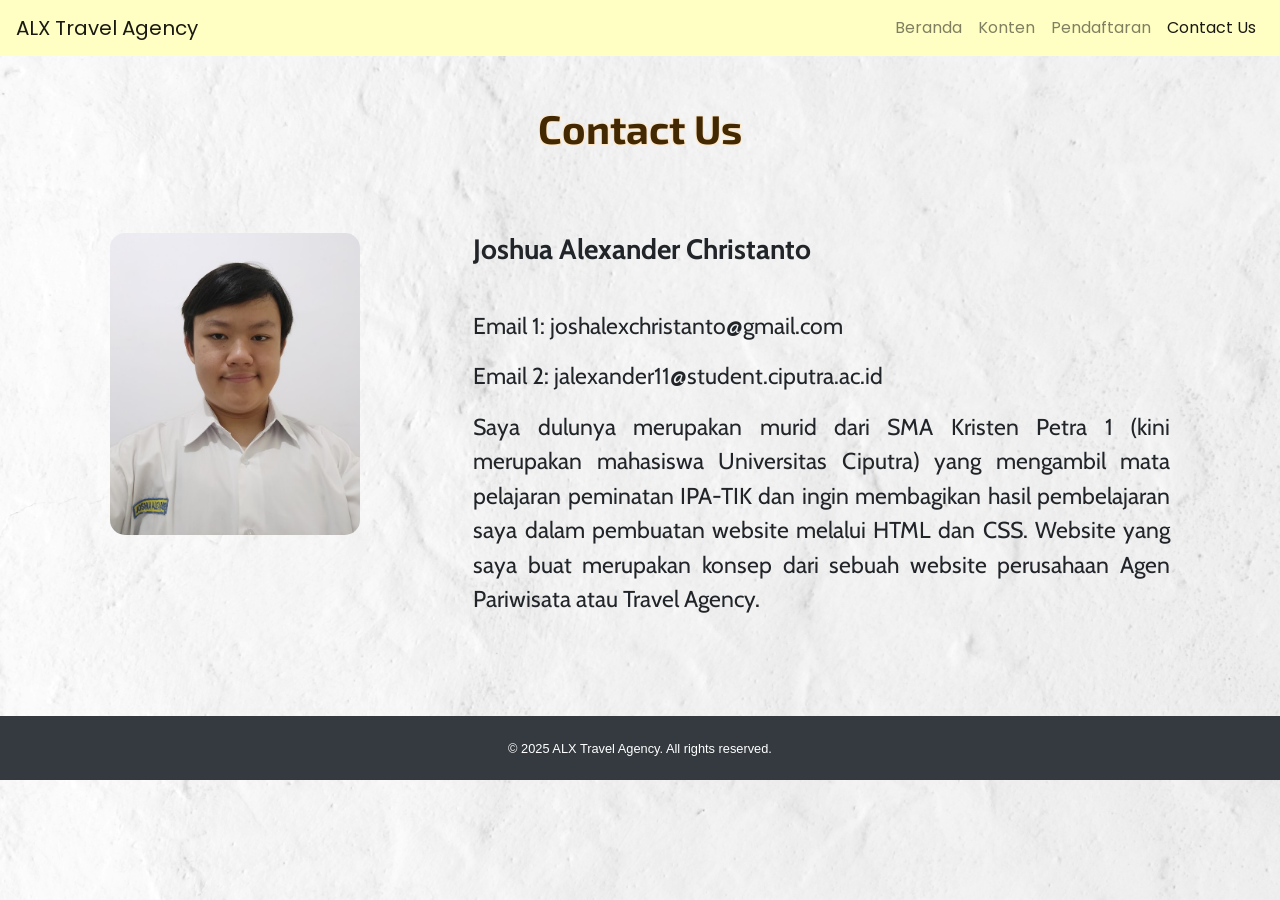
<file: Project Akhir Kelas 11/Contact Page.html>
<!DOCTYPE html>
<html lang="id">
<head>
    <meta charset="UTF-8">
    <meta name="viewport" content="width=device-width, initial-scale=1.0">
    <link rel="stylesheet" href="https://stackpath.bootstrapcdn.com/bootstrap/4.5.2/css/bootstrap.min.css">
    <link href='https://fonts.googleapis.com/css?family=Poppins' rel='stylesheet'>
    <link href='https://fonts.googleapis.com/css?family=Domine' rel='stylesheet'>
    <link href='https://fonts.googleapis.com/css?family=Exo 2' rel='stylesheet'>
    <link href='https://fonts.googleapis.com/css?family=Cabin' rel='stylesheet'>
    <title>ALX Travel Agency - Contact Us</title>
    <style>
        .navbar{
            background-color: rgb(255, 255, 195);
            font-family: "Poppins";
            color:rgb(62, 56, 5);
        }
        .footer {
            background-color: #343a40;
            color: white;
            padding: 20px 0;
        }
        .bodyback{
            background-image: url("Travel Agency Images/pribadiback.jpg");
            background-position: center;
            background-size: cover;
        }
        .textsubtitle{
            font-family: 'Exo 2';
            color: rgb(66, 41, 3);
            font-size: 40px;
            text-shadow: -1px -1px 0 #ffe8c8, 1px -1px 0 #ffe8c8, -1px 1px 0 #ffe8c8, 1px 1px 0 #ffe8c8;
            margin-bottom: 5%;
        }
        .pict{
            border-radius: 15px;
            height: 302px;
            width: 250px;
        }
        .row{
            padding: 25px;
        }
        .desc{
            text-align: justify;
            font-family: "Cabin";
            font-size: 23px;
            margin-bottom: 10.85px;
        }

    </style>
</head>

<body class="bodyback">
    <nav class="navbar navbar-expand-lg navbar-light">
        <a class="navbar-brand" href="Home Page.html">ALX Travel Agency</a>
        <button class="navbar-toggler" type="button" data-toggle="collapse" data-target="#navbarNav" aria-controls="navbarNav" aria-expanded="false" aria-label="Toggle navigation">
            <span class="navbar-toggler-icon"></span>
        </button>
        <div class="collapse navbar-collapse" id="navbarNav">
            <ul class="navbar-nav ml-auto">
                <li class="nav-item"><a class="nav-link" href="Home Page.html">Beranda</a></li>
                <li class="nav-item"><a class="nav-link" href="Content Page.html">Konten</a></li>
                <li class="nav-item"><a class="nav-link" href="Regist Page.html">Pendaftaran</a></li>
                <li class="nav-item active"><a class="nav-link" href="Contact Page.html">Contact Us</a></li>
            </ul>
        </div>
    </nav>

    <div class="container mt-5">
        <h2 class="text-center mb-4">
            <div class="textsubtitle">
                <strong>Contact Us</strong>
            </div>
        </h2>
        <div class="row">
            <div class="col-md-4">
                <img src="Travel Agency Images/pribadi.jpg" class="pict" alt="Profile">
            </div>
            
            <div class="col-md-8 desc">
                <h3><strong>Joshua Alexander Christanto</strong></h3>
                <br>
                <p>Email 1: joshalexchristanto@gmail.com</p>
                <p>Email 2: jalexander11@student.ciputra.ac.id</p>
                <p>Saya dulunya merupakan murid dari SMA Kristen Petra 1 (kini merupakan mahasiswa Universitas Ciputra)
                yang mengambil mata pelajaran peminatan IPA-TIK dan ingin membagikan hasil pembelajaran saya dalam pembuatan website 
                melalui HTML dan CSS. Website yang saya buat merupakan konsep dari sebuah website  perusahaan Agen Pariwisata 
                atau Travel Agency.</p>
            </div>
        </div>
    </div>
    <br>
    <br>
    <footer class="footer text-center">
        <div class="container">
            <small>© 2025 ALX Travel Agency. All rights reserved.</small>
        </div>
    </footer>

    <script src="https://code.jquery.com/jquery-3.5.1.slim.min.js"></script>
    <script src="https://cdn.jsdelivr.net/npm/@popperjs/core@2.9.2/dist/umd/popper.min.js"></script>
    <script src="https://stackpath.bootstrapcdn.com/bootstrap/4.5.2/js/bootstrap.min.js"></script>
</body>
</html>
</file>
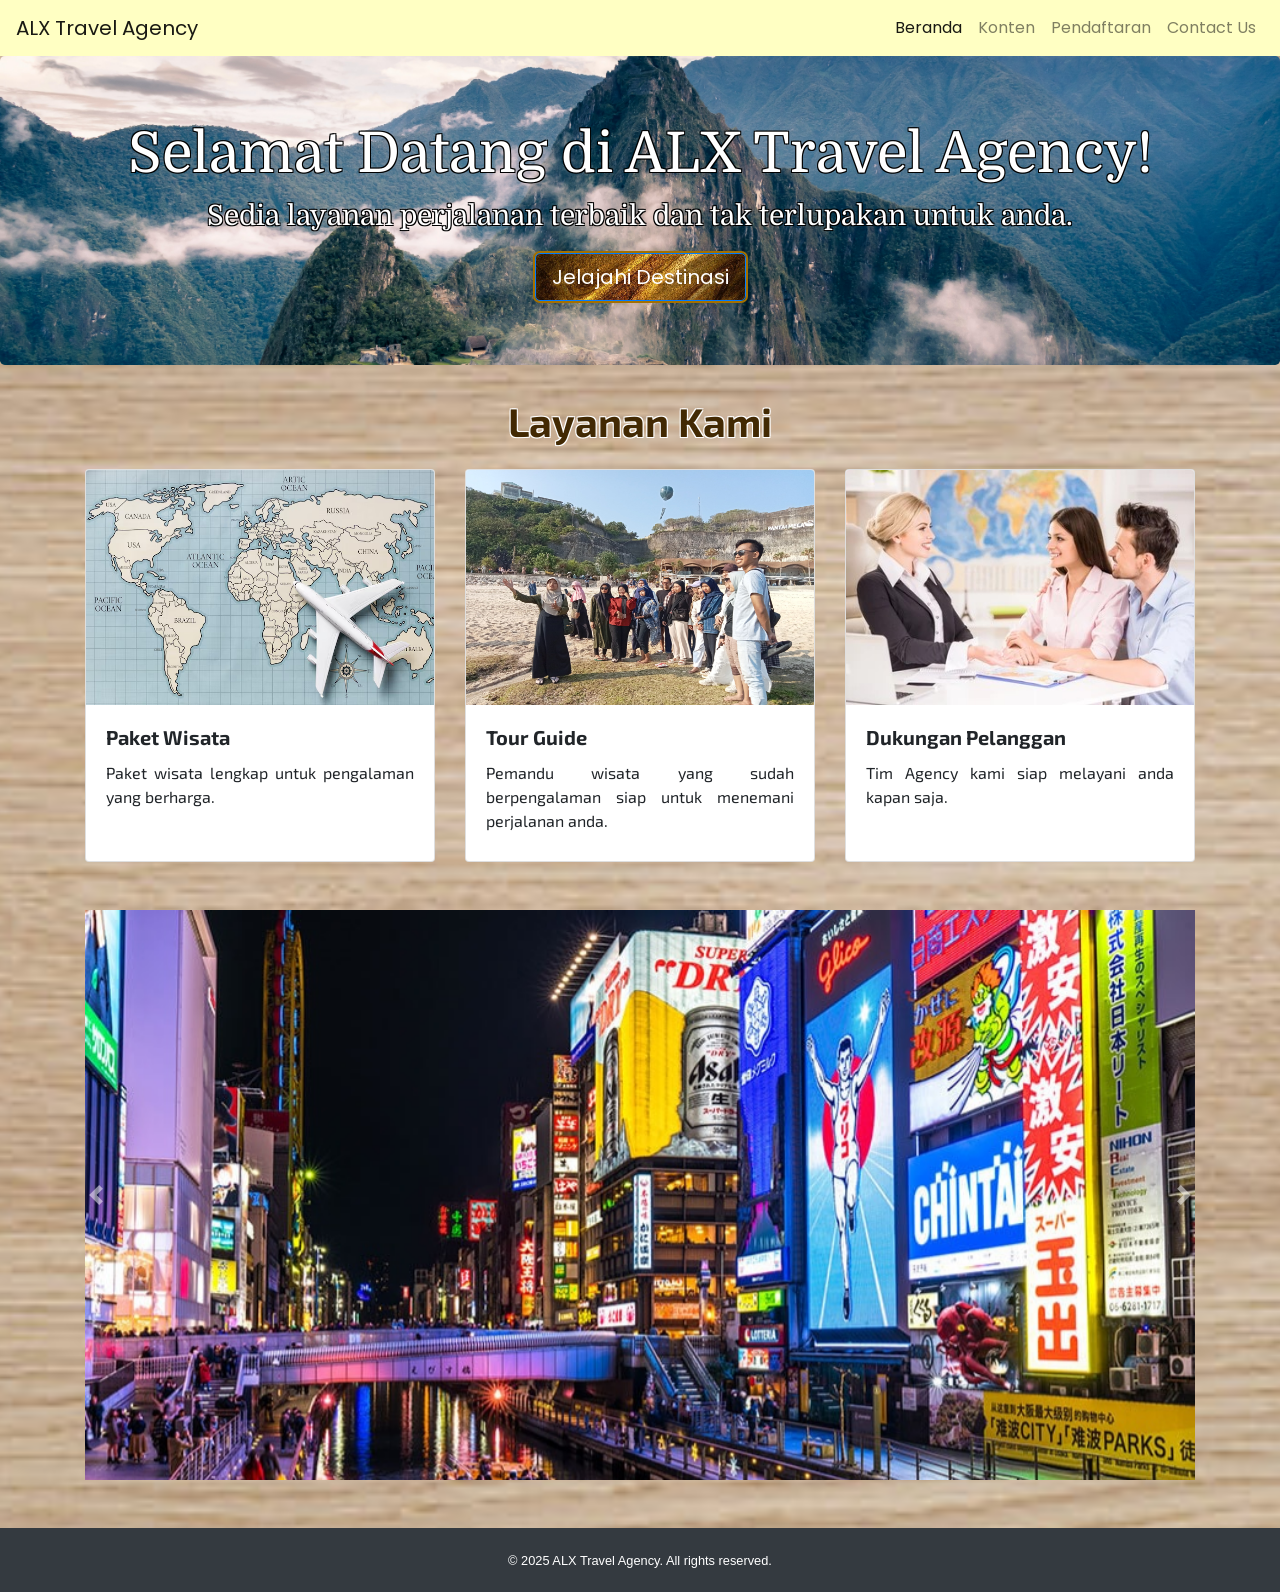
<file: Project Akhir Kelas 11/Home Page.html>
<!DOCTYPE html>
<html lang="id">
<head>
    <meta charset="UTF-8">
    <meta name="viewport" content="width=device-width, initial-scale=1.0">
    <link rel="stylesheet" href="https://stackpath.bootstrapcdn.com/bootstrap/4.5.2/css/bootstrap.min.css">
    <link href='https://fonts.googleapis.com/css?family=Poppins' rel='stylesheet'>
    <link href='https://fonts.googleapis.com/css?family=Domine' rel='stylesheet'>
    <link href='https://fonts.googleapis.com/css?family=Exo 2' rel='stylesheet'>
    <link rel="stylesheet" href="Home_Page-Styles.css">
    <title>ALX Travel Agency - Home</title>
</head>

<body class="bodyback">
    <nav class="navbar navbar-expand-lg navbar-light">
        <a class="navbar-brand" href="Home Page.html">ALX Travel Agency</a>
        <button class="navbar-toggler" type="button" data-toggle="collapse" data-target="#navbarNav" aria-controls="navbarNav" aria-expanded="false" aria-label="Toggle navigation">
            <span class="navbar-toggler-icon"></span>
        </button>
        <div class="collapse navbar-collapse" id="navbarNav">
            <ul class="navbar-nav ml-auto">
                <li class="nav-item active"><a class="nav-link" href="Home Page.html">Beranda</a></li>
                <li class="nav-item"><a class="nav-link" href="Content Page.html">Konten</a></li>
                <li class="nav-item"><a class="nav-link" href="Regist Page.html">Pendaftaran</a></li>
                <li class="nav-item"><a class="nav-link" href="Contact Page.html">Contact Us</a></li>
            </ul>
        </div>
    </nav>

    <div class="jumbotron text-center">
        <h1 class="display-4">Selamat Datang di ALX Travel Agency!</h1>
        <p class="lead">Sedia layanan perjalanan terbaik dan tak terlupakan untuk anda.</p>
        <a class="btn btn-primary btn-lg" href="Content Page.html" role="button">Jelajahi Destinasi</a>
    </div>

    <div class="container">
        <h2 class="text-center mb-4">
            <div class="textsubtitle">
                <strong>Layanan Kami</strong>
            </div>
        </h2>
        <div class="row">
            <div class="col-md-4">
                <div class="card mb-4">
                    <img src="Travel Agency Images/worldtravel.avif" class="card-img-top" alt="Paket Wisata">
                    <div class="card-body">
                        <h5 class="card-title"><strong>Paket Wisata</strong></h5>
                        <p class="card-text">Paket wisata lengkap untuk pengalaman yang berharga.</p>
                    </div>
                </div>
            </div>
            <div class="col-md-4">
                <div class="card mb-4">
                    <img src="Travel Agency Images/tourguide.jpeg"class="card-img-top" alt="Tour Guide">
                    <div class="card-body">
                        <h5 class="card-title"><strong>Tour Guide</strong></h5>
                        <p class="card-text">Pemandu wisata yang sudah berpengalaman siap untuk menemani perjalanan anda.</p>
                    </div>
                </div>
            </div>
            <div class="col-md-4">
                <div class="card mb-4">
                    <img src="Travel Agency Images/travelagent (1).jpg"class="card-img-top" alt="Dukungan Pelanggan">
                    <div class="card-body">
                        <h5 class="card-title"><strong>Dukungan Pelanggan</strong></h5>
                        <p class="card-text">Tim Agency kami siap melayani anda kapan saja.</p>
                    </div>
                </div>
            </div>
        </div>
    </div>
    <br>
    <center>
        <div id="carouselExample" class="carousel slide" data-ride="carousel">
        <div class="carousel-inner">
            <div class="carousel-item active">
                <img src="Travel Agency Images/osaka.jpeg" class="d-block w-100" alt="Gambar 1">
            </div>
            <div class="carousel-item">
                <img src="Travel Agency Images/peru.jpg" class="d-block w-100" alt="Gambar 2">
            </div>
        </div>
        <a class="carousel-control-prev" href="#carouselExample" role="button" data-slide="prev">
            <span class="carousel-control-prev-icon" aria-hidden="true"></span>
            <span class="sr-only">Sebelumnya</span>
        </a>
        <a class="carousel-control-next" href="#carouselExample" role="button" data-slide="next">
            <span class="carousel-control-next-icon" aria-hidden="true"></span>
            <span class="sr-only">Selanjutnya</span>
        </a>
        </div>
    </center>
    <br>
    <br>
    <footer class="footer text-center">
        <div class="container">
            <small>© 2025 ALX Travel Agency. All rights reserved.</small>
        </div>
    </footer>

    <script src="https://code.jquery.com/jquery-3.5.1.slim.min.js"></script>
    <script src="https://cdn.jsdelivr.net/npm/@popperjs/core@2.9.2/dist/umd/popper.min.js"></script>
    <script src="https://stackpath.bootstrapcdn.com/bootstrap/4.5.2/js/bootstrap.min.js"></script>
</body>
</html>
</file>
<file: Introduction/styles.css>
:bodyback {
	background-color: #f4f1e8;
}

body {
	background-color: #f4f1e8;
	font-family: "Poppins", sans-serif;
}

.navbar {
	background-color: #d8efcf;
}

.navbar.navbar-light .navbar-brand,
.navbar.navbar-light .navbar-nav .nav-link {
	color: #245333;
}

.jumbotron {
	padding: 5rem 9rem;
	margin-bottom: 0;
	background-image: url("../Project Akhir Kelas 11/Travel Agency Images/peru.jpg");
	background-position: center;
	background-size: cover;
	color: white;
	text-shadow: -1px -1px 0 #000, 1px -1px 0 #000, -1px 1px 0 #000, 1px 1px 0 #000;
}

.profile-picture {
	width: 220px;
	height: 250px;
	max-width: 100%;
	border: 5px solid white;
	border-radius: 10px;
	object-fit: cover;
}

.content-section {
	padding-top: 35px;
	padding-bottom: 25px;
}

.project-heading {
	margin-top: 40px;
	margin-bottom: 25px;
}

.card-img-top {
	height: 230px;
	object-fit: cover;
}

.schedule-preview {
	height: 230px;
	padding: 10px;
	background-color: #f4f1e8;
	overflow: hidden;
}

.schedule-preview .table {
	height: 100%;
	font-size: 11px;
}

.schedule-preview th,
.schedule-preview td {
	padding: 6px 4px;
	vertical-align: middle;
}

.php-project {
	margin-top: 40px;
}

.php-screenshot {
	margin-bottom: 20px;
}

.php-screenshot img {
	width: 100%;
	height: 220px;
	object-fit: contain;
	background-color: white;
}

.php-screenshot figcaption {
	margin-top: 8px;
	font-size: 13px;
	text-align: center;
}

.footer {
	padding: 20px;
	background-color: #343a40;
	color: white;
}

.footer p {
	margin: 0;
}

.footer p + p {
	margin-top: 8px;
}

.footer a {
	color: white;
}
</file>
<file: Monster Hunter Ripoff Website/styleshome.css>
ul {
  list-style-type: none;
  display: flex;
  background-image: url("Monhun Web Images/rust (1).avif");
  margin: 0;
  padding: 0;
  overflow: hidden;
  /* justify-content: space-between; */
  /* border-radius: 30px; */
  height: 80px;
}
ul li:first-child {
}
ul li:nth-child(2) {
  margin-left: auto;
}
li {
  align-content: center;
}

li a {
  display: flex;
  color: white;
  font-family: "Times New Roman", Times, serif;
  text-align: center;
  font-size: 20px;
  padding-left: 25px;
  padding-right: 25px;
  padding-top: 24px;
  padding-bottom: 14px;
  text-decoration: none;
  height: 140px;
  transition: background-image 0.3s ease, color 0.3s ease, text-shadow 0.3s ease;
}

li a:hover{
  background-image: url("Monhun Web Images/yeleen.jpg");
  color: rgb(153, 103, 9);
  text-shadow: -1px -1px 0 #ffffff, 1px -1px 0 #ffffff, -1px 1px 0 #ffffff,
    1px 1px 0 #ffffff;
  transition-delay: 0s;
  text-decoration: none;
}

.center {
  margin-left: auto;
  margin-right: auto;
  border: 2.5px;
  margin-top: 40px;
  border-radius: 7px;
  background-size: cover;
  background-position: center;
  justify-content: center;
  align-items: center;
}
.center2 {
  margin-left: auto;
  margin-right: auto;
  color: #a57500;
}
.container{
  width: 900px;
  align-items: center;
  justify-content: center;
}
.left {
  width: 50%;
  float: left;
  height: 100%;
}
.right {
  height: 100%;
}
.div-transparent {
  position: relative;
  width: 100%;
  text-align: justify;
}
.div-transparent::before {
  content: "";
  position: absolute;
  top: 0;
  left: 0;
  width: 100%;
  height: 135%;
  background-image: url("Monhun Web Images/thefive.jpg");
  background-size: cover;
  background-position: center;
  opacity: 0.25;
  z-index: -1;
}
.title {
  margin: 0;
  border-radius: 0 0 10px 10px;
  padding-top: 15px;
  padding-bottom: 15px;
  padding-left: 10px;
  padding-right: 10px;
  margin-left: auto;
  margin-right: auto;
  color: #853700;
  width: 380px;
  font-family: Georgia, sans-serif;
  font-size: 30px;
  text-align: center;
  background-position: center;
  background-image: url("Monhun Web Images/scroll.avif");
}
body {
  margin: 0;
  height: 100vh;
}
.split {
  display: flex;
  flex-direction: column;
  width: 100%;
  height: 100%;
}
.top {
  background-image: url("Monhun Web Images/rust (1).avif");
  height: 40%;
}
.middle {
  margin-left: auto;
  margin-right: auto;
  background-image: url("Monhun Web Images/thefive.jpg");
  background-size: cover;
  background-position: center;
  text-align: center;
  color: #d4ffbc;
  font-size: 28px;
  padding: 17.5px 20px 35px 20px;
  height: 83%;
  font-family: Georgia, sans-serif;
}
.carouselwidth {
  display: flex;
  justify-content: center;
  align-items: center;
  margin-top: 20px;
}
.carousel-inner iframe {
  display: block;
  margin: 0 auto;
}
.border {
  background-size: cover;
  background-position: center;
  background-image: url("Monhun Web Images/scales.avif");
  height: 13.5%;
}
.bottom {
  /* display: flex; */
  margin: 0;
  padding: 0;
  justify-content: space-evenly;
}
.bottom::before {
  content: "";
  position: absolute;
  background-size: cover;
  background-position: center;
  height: 143%;
  width: 100%;
  opacity: 0.5;
  z-index: -1;
  background-image: url("Monhun Web Images/dragon.webp");
}
.middle2 {
  margin-left: 350px;
  margin-right: 350px;
  background-image: url("Monhun Web Images/scroll.avif");
  background-size: cover;
  background-position: center;
  text-align: center;
  font-size: 17px;
  color: #3b2a01;
  padding: 10px;
}
.paragraph {
  color: #bf8507;
  font-family: serif;
  padding-left: 120px;
  margin-bottom: 20px;
  font-size: 20px;
}
.paragraph3 {
  color: #c58c10;
  font-family: sans-serif;
  margin-bottom: 20px;
}
.box {
  color: #c0902a;
  font-family: system-ui;
  padding-left: 30px;
  margin-left: 150px;
  margin-top: 10px;
}
.box2 {
  color: #c18b16;
  font-family: system-ui;
  margin-top: 10px;
}
.paragraph2 {
  font-family: sans-serif;
  margin: 17px;
  width: 1000px;
}
.pict {
  border-radius: 30px;
  width: 815px;
  height: 450px;
  margin-top: 20px;
  margin-bottom: 20px;
}
.tabletitle {
  color: #6a4b00;
}

.flex {
  margin-top: 1%;
  display: flex;
  justify-content: center;
}

.flex > div {
  justify-content: center;
  margin-top: 10px;
  margin-left: 10px;
  margin-right: 10px;
}
.pictx {
  display: flex;
  justify-content: center;
  border-radius: 5px;
  width: 100%;
  height: auto;
  aspect-ratio: 16/9;
}

.pictancient {
  width: 100%;
  height: 210px;
  border-radius: 5px;
  aspect-ratio: 3/4;
}

.pictprime {
  width: 160px;
  height: 80px;
  justify-content: center;

  margin-bottom: 50px;
  padding-left: 18px;
  padding-right: 18px;
  padding-top: 5px;
  padding-bottom: 5px;
  transition: background-image 0.3s ease, color 0.3s ease;
}
.pictprime:hover:not(.active) {
  background-image: url("Monhun Web Images/fire.avif");
  color: rgb(153, 103, 9);
  transition-delay: 0.35s;
}
.wilds,
.rssb,
.mhwi,
.mhgu,
.mh4u,
.mh3u,
.mhfu,
.mh1g,
.mh1 {
  position: relative;
}
.wilds::before,
.wilds::after,
.rssb::before,
.rssb::after,
.mhwi::before,
.mhwi::after,
.mhgu::before,
.mhgu::after,
.mh4u::before,
.mh4u::after,
.mh3u::before,
.mh3u::after,
.mhfu::before,
.mhfu::after,
.mh1g::before,
.mh1g::after,
.mh1::before,
.mh1::after {
  content: "";
  position: absolute;
  inset: 0;
  z-index: 0;
  background-size: cover;
  background-position: center;
  pointer-events: none;
  transition: opacity 0.3s ease;
}
.wilds::before,
.rssb::before,
.mhwi::before,
.mhgu::before,
.mh4u::before,
.mh3u::before,
.mhfu::before,
.mh1g::before,
.mh1::before {
  background-image: var(--card-image);
}
.wilds::after,
.rssb::after,
.mhwi::after,
.mhgu::after,
.mh4u::after,
.mh3u::after,
.mhfu::after,
.mh1g::after,
.mh1::after {
  background-image: var(--card-hover-image);
  opacity: 0;
}
.wilds:hover::after,
.rssb:hover::after,
.mhwi:hover::after,
.mhgu:hover::after,
.mh4u:hover::after,
.mh3u:hover::after,
.mhfu:hover::after,
.mh1g:hover::after,
.mh1:hover::after {
  opacity: 1;
}
.wilds > a,
.rssb > a,
.mhwi > a,
.mhgu > a,
.mh4u > a,
.mh3u > a,
.mhfu > a,
.mh1g > a,
.mh1 > a {
  position: relative;
  z-index: 1;
}
.wilds {
  --card-image: url("Monhun Web Images/windardalt.webp");
  --card-hover-image: url("Monhun Web Images/windwardincle.webp");
  display: flex;
  width: 25%;
  padding: 25px;
  border-radius: 5px;
  align-items: center;
  transition: transform 0.3s ease, font-size 0.3s ease, filter 0.3s ease,
    color 0.3s ease;
}
.wilds:hover {
  transform: scale(1.05);
  color: rgb(255, 255, 255);
  filter: drop-shadow(0 0 1rem rgb(210, 185, 255));
  /* 1 rem = 16 px */
}
.rssb {
  --card-image: url("Monhun Web Images/kamura.webp");
  --card-hover-image: url("Monhun Web Images/elgado-outpost.jpg");
  display: flex;
  width: 25%;
  padding: 25px;
  border-radius: 5px;
  align-items: center;
  transition: transform 0.3s ease, font-size 0.3s ease, filter 0.3s ease,
    color 0.3s ease;
}
.rssb:hover {
  transform: scale(1.05);
  color: rgb(255, 255, 255);
  filter: drop-shadow(0 0 1rem rgb(255, 0, 0));
}
.mhwi {
  --card-image: url("Monhun Web Images/aforest.webp");
  --card-hover-image: url("Monhun Web Images/hoarforst.jpg");
  display: flex;
  width: 25%;
  padding: 25px;
  border-radius: 5px;
  align-items: center;
  transition: transform 0.3s ease, font-size 0.3s ease, filter 0.3s ease,
    color 0.3s ease;
}
.mhwi:hover {
  transform: scale(1.05);
  color: rgb(255, 255, 255);
  filter: drop-shadow(0 0 1rem rgb(78, 55, 255));
}
.mhgu {
  --card-image: url("Monhun Web Images/bherna.jpg");
  --card-hover-image: url("Monhun Web Images/mhguhub.webp");
  display: flex;
  width: 25%;
  padding: 25px;
  border-radius: 5px;
  align-items: center;
  transition: transform 0.3s ease, font-size 0.3s ease, filter 0.3s ease,
    color 0.3s ease;
}
.mhgu:hover {
  transform: scale(1.05);
  color: rgb(255, 255, 255);
  filter: drop-shadow(0 0 1rem rgb(255, 53, 2));
}
.mh4u {
  --card-image: url("Monhun Web Images/ancestral.webp");
  --card-hover-image: url("Monhun Web Images/speartipcrag.webp");
  display: flex;
  width: 25%;
  padding: 25px;
  border-radius: 5px;
  align-items: center;
  transition: transform 0.3s ease, font-size 0.3s ease, filter 0.3s ease,
    color 0.3s ease;
}
.mh4u:hover {
  transform: scale(1.05);
  color: rgb(255, 255, 255);
  filter: drop-shadow(0 0 1rem rgb(255, 189, 56));
}
.mh3u {
  --card-image: url("Monhun Web Images/tanzia.webp");
  --card-hover-image: url("Monhun Web Images/Tainted-Sea.avif");
  display: flex;
  width: 25%;
  padding: 25px;
  border-radius: 5px;
  align-items: center;
  transition: transform 0.3s ease, font-size 0.3s ease, filter 0.3s ease,
    color 0.3s ease;
}
.mh3u:hover {
  transform: scale(1.05);
  color: rgb(255, 255, 255);
  filter: drop-shadow(0 0 1rem rgb(60, 0, 255));
}
.mhfu {
  --card-image: url("Monhun Web Images/mhfumap.webp");
  --card-hover-image: url("Monhun Web Images/tower.webp");
  display: flex;
  width: 25%;
  padding: 25px;
  border-radius: 5px;
  align-items: center;
  height: 36vh;
  transition: transform 0.3s ease, font-size 0.3s ease, filter 0.3s ease,
    color 0.3s ease;
}
.mhfu:hover {
  transform: scale(1.05);
  color: rgb(255, 255, 255);
  filter: drop-shadow(0 0 1rem rgb(113, 0, 0));
}
.mh1g {
  --card-image: url("Monhun Web Images/KokotoVillage.webp");
  --card-hover-image: url("Monhun Web Images/minegarde.webp");
  display: flex;
  width: 25%;
  padding: 25px;
  border-radius: 5px;
  align-items: center;
  height: 36vh;
  transition: transform 0.3s ease, font-size 0.3s ease, filter 0.3s ease,
    color 0.3s ease;
}
.mh1g:hover {
  transform: scale(1.05);
  color: rgb(255, 255, 255);
  filter: drop-shadow(0 0 1rem rgb(0, 72, 255));
}
.mh1 {
  --card-image: url("Monhun Web Images/oldjungle.webp");
  --card-hover-image: url("Monhun Web Images/fire.avif");
  display: flex;
  width: 25%;
  padding: 25px;
  border-radius: 5px;
  align-items: center;
  height: 36vh;
  transition: transform 0.3s ease, font-size 0.3s ease, filter 0.3s ease,
    color 0.3s ease;
}
.mh1:hover {
  transform: scale(1.05);
  color: rgb(255, 255, 255);
  filter: drop-shadow(0 0 1rem rgb(255, 126, 66));
}
.btn {
  display: flex;
  justify-content: center;
  align-items: center;
  font-family: "Poppins";
  background-image: url("Monhun Web Images/woodboard2.jpg");
  background-size: cover;
  background-position: center;
  color: white;
  padding: 10px;
  outline: 2px solid rgb(94, 64, 1);
  margin-top: 20px;
  transition: transform 0.3s ease, outline 0.3s ease, filter 0.3s ease;
  border-radius: 10px;
}
.btn:hover {
  outline: 2px solid rgb(255, 166, 0);
  color: white;
  transform: scale(1.03);
  filter: drop-shadow(0 0 0.3rem rgb(255, 166, 0));
  text-decoration: none;
}
.flex a:hover {
  text-decoration: none;
}
</file>
<file: Monster Hunter Ripoff Website/stylesabout2.css>
ul {
  list-style-type: none;
  display: flex;
  background-image: url("Monhun Web Images/rust (1).avif");
  margin: 0;
  padding: 0;
  overflow: hidden;
  /* justify-content: space-between; */
  /* border-radius: 30px; */
  height: 80px;
}
ul li:first-child {
}
ul li:nth-child(2) {
  margin-left: auto;
}
li {
  align-content: center;
}

li a {
  display: flex;
  color: white;
  text-align: center;
  font-size: 20px;
  padding-left: 25px;
  padding-right: 25px;
  padding-top: 28px;
  padding-bottom: 14px;
  text-decoration: none;
  height: 140px;
  transition: text-shadow 0.3s ease, color 0.3s ease, background-image 0.3s ease;
}

li a:hover{
  background-image: url("Monhun Web Images/yeleen.jpg");
  color: rgb(153, 103, 9);
  text-shadow: -1px -1px 0 #ffffff, 1px -1px 0 #ffffff, -1px 1px 0 #ffffff,
    1px 1px 0 #ffffff;
  transition-delay: 0s;
}
body {
  margin: 0;
  height: 100vh;
}
.pictprime {
  width: 120px;
  height: 70px;
  justify-content: center;
  margin-bottom: 50px;
  padding-left: 20px;
  padding-right: 20px;
  padding-top: 5px;
  padding-bottom: 5px;
  transition: background-image 0.3s ease, color 0.3s ease;
}
.pictprime:hover:not(.active) {
  background-image: url("Monhun Web Images/fire.avif");
  color: rgb(153, 103, 9);
  transition-delay: 0.35s;
}

.middle {
  margin-left: auto;
  margin-right: auto;
  /* margin-left: 0;
  margin-right: 0; */
  padding-top: 0;
}

.middle::before {
  content: "";
  position: absolute;
  background-image: url("Monhun Web Images/wildswallpaper.webp");
  background-size: cover;
  background-position: center;
  height: 970px;
  padding: 10px;
  width: 98.7%;
  opacity: 0.75;
  z-index: -1;
}

.about-text {
  margin: 30px;
  background-image: url("Monhun Web Images/scroll.avif");
  padding: 20px;
  max-width: 80%;
  margin: 0 auto;
  text-align: center;
  color: #4e2d00;
  font-size: 23px;
  background-position: center;
  background-size: cover;
  font-family: Georgia, sans-serif;
  margin-bottom: 12.5%;
  margin-top: 30px;
  transition: filter 0.3s ease;
}
.about-text:hover{
  filter: drop-shadow(0 0 0.5rem rgb(0, 0, 0));
}
.about-text2 {
  background-image: url("Monhun Web Images/scroll.avif");
  padding: 25px;
  max-width: 35%;
  margin: 0 auto;
  text-align: center;
  color: #4e2d00;
  font-size: 21.5px;
  background-position: center;
  background-size: cover;
  font-family: Georgia, sans-serif;
  margin-right: 13%;
  transition: filter 0.3s ease;
}
.about-text2:hover{
  filter: drop-shadow(0 0 0.5rem rgb(0, 0, 0));
}
.a {
  color: rgb(140, 17, 17);
  transition: color 0.3s ease;
}
.a:hover {
  color: rgb(211, 0, 0);
}
.about-text3 {
  background-image: url("Monhun Web Images/rust (1).avif");
  border-radius: 10px;
  margin-top: 82.5px;
  margin-left: 10px;
  padding: 2px;
  max-width: 15%;
  text-align: center;
  color: #ffffff;
  font-size: 17px;
  background-position: center;
  background-size: cover;
  transition: filter 0.3s ease;
}
.about-text3:hover{
  filter: drop-shadow(0 0 0.5rem rgb(0, 0, 0));
}
</file>
<file: Monster Hunter Ripoff Website/stylesfakenews.css>
ul {
  list-style-type: none;
  display: flex;
  background-image: url("Monhun Web Images/rust (1).avif");
  margin: 0;
  padding: 0;
  overflow: hidden;
  /* justify-content: space-between; */
  /* border-radius: 30px; */
  height: 80px;
}
ul li:first-child {
}
ul li:nth-child(2) {
  margin-left: auto;
}
li {
  align-content: center;
}

li a {
  display: flex;
  color: white;
  text-align: center;
  font-size: 20px;
  padding-left: 25px;
  padding-right: 25px;
  padding-top: 28px;
  padding-bottom: 14px;
  text-decoration: none;
  height: 140px;
  transition: background-image 0.3s ease, color 0.3s ease;
}

li a:hover{
  background-image: url("Monhun Web Images/yeleen.jpg");
  color: rgb(153, 103, 9);
  transition-delay: 0s;
}
body {
  margin: 0;
  height: 100vh;
}
.pictprime {
  width: 120px;
  height: 70px;
  justify-content: center;

  margin-bottom: 50px;
  padding-left: 20px;
  padding-right: 20px;
  padding-top: 5px;
  padding-bottom: 5px;
  transition: background-image 0.3s ease, color 0.3s ease;
}
.pictprime:hover:not(.active) {
  background-image: url("Monhun Web Images/fire.avif");
  color: rgb(153, 103, 9);
  transition-delay: 0.35s;
}

.middle {
  margin-left: 0;
  margin-right: 0;
  padding-top: 0;
}

.middle::before {
  content: "";
  position: absolute;
  background-image: url("Monhun Web Images/stone.jpg");
  background-size: cover;
  /* background-position: center;
  height: 100%; */
  padding: 3px;
  opacity: 0.75;
  z-index: -1;
}

.about-text {
  margin: 30px;
  background-image: url("Monhun Web Images/scroll.avif");
  padding: 20px;
  max-width: 80%;
  margin: 0 auto;
  text-align: center;
  color: #4e2d00;
  font-size: 23px;
  background-position: center;
  background-size: cover;
  font-family: Georgia, sans-serif;
  margin-bottom: 12.5%;
}
.about-text2 {
  background-image: url("Monhun Web Images/scroll.avif");
  padding: 25px;
  max-width: 35%;
  margin: 0 auto;
  text-align: center;
  color: #4e2d00;
  font-size: 21.5px;
  background-position: center;
  background-size: cover;
  font-family: Georgia, sans-serif;
  margin-right: 13%;
}
.a {
  color: rgb(140, 17, 17);
}

/* .about-text {
    background-image: url("Monhun Web Images/scroll.avif");
    padding-right: 28px;
    height: 970px;
    padding-left: 59%;
    text-align: right;
    color: #d4ffbc;
    font-size: 25px;
    background-position: center;
    font-family: Georgia, sans-serif;
  } */
</file>
<file: Monster Hunter Ripoff Website/stylesori.css>
ul {
  list-style-type: none;
  display: flex;
  background-image: url("Monhun Web Images/rust (1).avif");
  margin: 0;
  padding: 0;
  overflow: hidden;
  /* justify-content: space-between; */
  /* border-radius: 30px; */
  height: 80px;
}
ul li:first-child {
}
ul li:nth-child(2) {
  margin-left: auto;
}
li {
  align-content: center;
}

li a {
  display: flex;
  color: white;
  text-align: center;
  font-size: 20px;
  padding-left: 25px;
  padding-right: 25px;
  padding-top: 28px;
  padding-bottom: 14px;
  text-decoration: none;
  height: 140px;
  transition: background-image 0.3s ease, color 0.3s ease, text-shadow 0.3s ease;
}

li a:hover{
  background-image: url("Monhun Web Images/yeleen.jpg");
  color: rgb(153, 103, 9);
  text-shadow: -1px -1px 0 #ffffff, 1px -1px 0 #ffffff, -1px 1px 0 #ffffff,
    1px 1px 0 #ffffff;
  transition-delay: 0s;
}
body {
  margin: 0;
  height: 100vh;
}
.pictprime {
  width: 120px;
  height: 70px;
  justify-content: center;
  margin-bottom: 50px;
  padding-left: 20px;
  padding-right: 20px;
  padding-top: 5px;
  padding-bottom: 5px;
  transition: background-image 0.3s ease, color 0.3s ease;
}
.pictprime:hover:not(.active) {
  background-image: url("Monhun Web Images/fire.avif");
  color: rgb(153, 103, 9);
  transition-delay: 0.35s;
}

.middle {
  margin-left: auto;
  margin-right: auto;
  /* margin-left: 0;
    margin-right: 0; */
  padding-top: 0;
}

.middle::before {
  content: "";
  position: absolute;
  background-image: url("Monhun Web Images/citadelmh.webp");
  background-size: cover;
  background-position: center;
  height: 1075px;
  padding: 10px;
  width: 98.7%;
  opacity: 0.75;
  z-index: -1;
}
.flex {
  display: flex;
  justify-content: center;
}
.flex > div {
  justify-content: center;
  margin-top: 20px;
  margin-left: 10px;
  margin-right: 10px;
}
.card {
  background-image: url("Monhun Web Images/scroll.avif");
  transition: transform 0.3s ease, background-color 0.3s ease, color 0.3s ease,
    filter 0.3s ease;
  width: 20%;
  border-radius: 5px;
  align-content: center;
  text-align: center;
  padding: 23px;
}
.card:hover {
  transform: scale(1.025);
  background-color: rgb(255, 243, 198);
  color: rgb(51, 36, 2);
  filter: drop-shadow(0 0 0.5rem rgb(0, 0, 0));
}
.card-img-top {
  width: 100%;
  object-fit: cover;
  border-radius: 5px;
}
.card-text {
  height: 80px;
  font-family: "Exo 2";
  text-align: justify;
  color: rgb(65, 39, 0);
}
.a {
  color: rgb(140, 17, 17);
}
.btn {
  font-family: "Poppins";
  background-image: url("Monhun Web Images/woodboard2.jpg");
  background-size: cover;
  background-position: center;
  color: white;
  padding: 10px;
  outline: 2px solid rgb(94, 64, 1);
  margin-top: 30px;
  transition: outline 0.3s ease, transform 0.3s ease, filter 0.3s ease;
  border-radius: 10px;
}
.btn:hover {
  outline: 2px solid rgb(255, 166, 0);
  color: white;
  transform: scale(1.03);
  filter: drop-shadow(0 0 0.3rem rgb(255, 166, 0));
}
</file>
<file: Project Akhir Kelas 11/Home_Page-Styles.css>
.bodyback{
    background-image: url("Travel Agency Images/wood.jpg");
    background-size: cover;
    background-position: center;
}
.navbar{
    background-color: rgb(255, 255, 195);
    font-family: "Poppins";
}
.jumbotron {
    background: url('Travel Agency Images/peru.jpg') center center/cover no-repeat;
    color: white;
}
.footer {
    background-color: #343a40;
    color: white;
    padding: 20px 0;
}
.display-4{
    font-family: 'Domine';
    text-shadow: -1px -1px 0 #000, 1px -1px 0 #000, -1px 1px 0 #000, 1px 1px 0 #000;
}
.lead{
    font-family: 'Domine';
    text-shadow: -1px -1px 0 #000, 1px -1px 0 #000, -1px 1px 0 #000, 1px 1px 0 #000;
    font-size: 28px;
}
.btn{
    font-family: 'Poppins';
    background-image: url("Travel Agency Images/buttonback.jpg");
    background-size: cover;
    background-position: center;
    outline: 2px solid rgb(164, 112, 0);
    transition: outline 0.3s ease, transform 0.3s ease;
}
.btn:hover {
    outline: 2px solid rgb(255, 213, 0);
    transform: scale(1.05);
}
.card {
    transition: transform 0.3s ease, background-color 0.3s ease, color 0.3s ease;
}
.card:hover {
    transform: scale(1.05);
    background-color: rgb(255, 243, 198);
    color: rgb(51, 36, 2);
}
.card-img-top {
    height: 235px;
}
.card-text {
    height: 80px;
    font-family: 'Exo 2';
    text-align: justify;
}
.card-title {
    font-family: 'Exo 2';
}
.textsubtitle{
    font-family: 'Exo 2';
    color: rgb(66, 41, 3);
    text-shadow: -1px -1px 0 #ffffff, 1px -1px 0 #ffffff, -1px 1px 0 #ffffff, 1px 1px 0 #ffffff;
    font-size: 40px;
}
.carousel-inner{
    height: 570px;
    width: 1110px;
    align-content: center;
}
</file>
